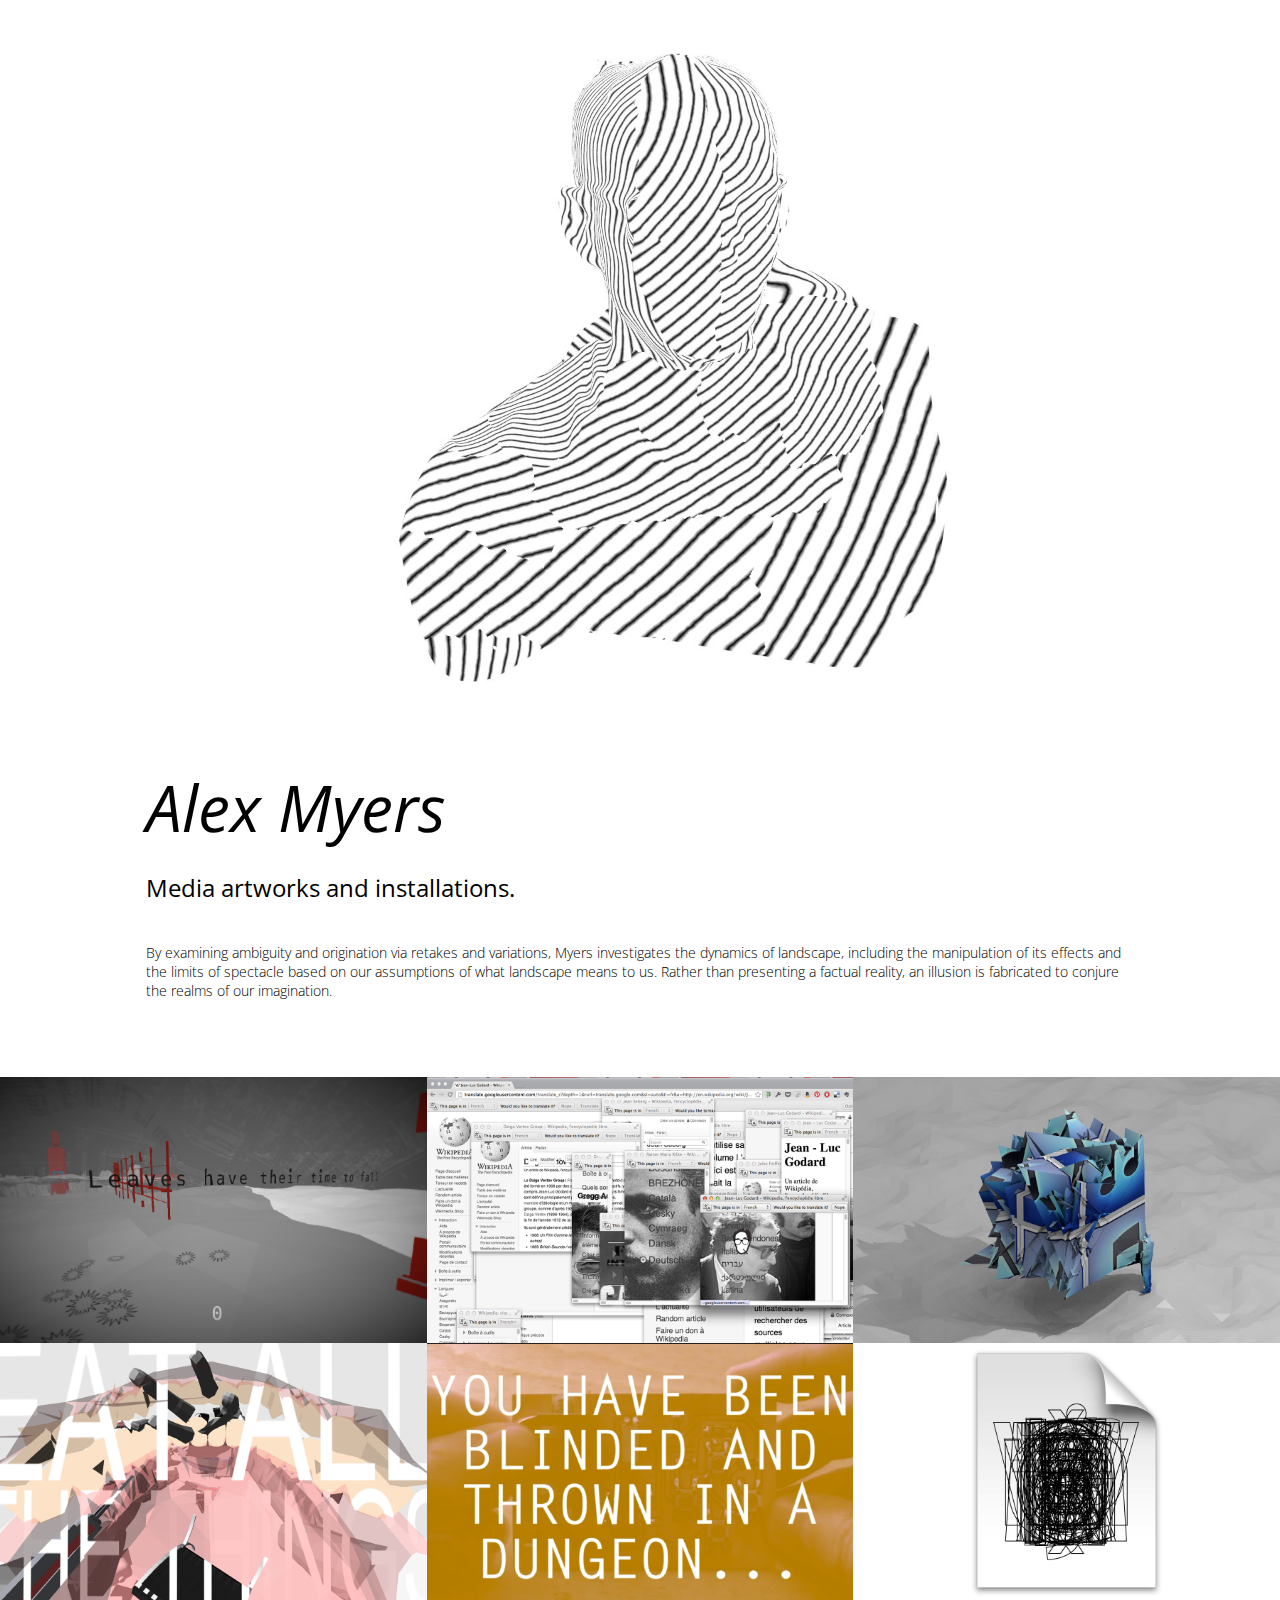
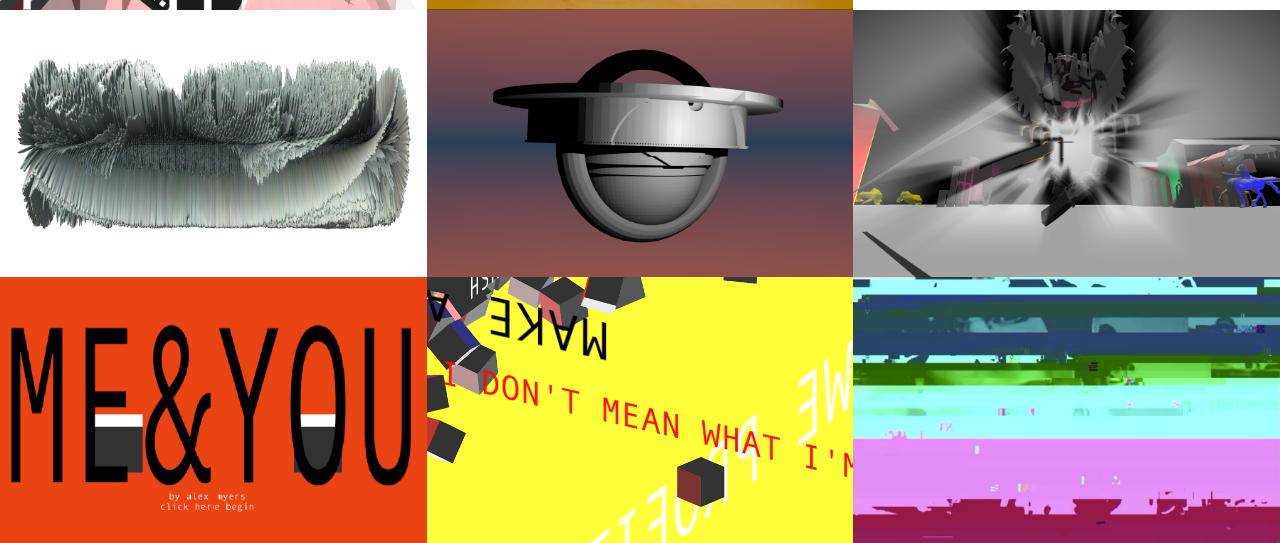
<file: index.html>
<html>
  <head>
    <title>&¬</title>
    <meta charset="utf-8">
    <link href='http://fonts.googleapis.com/css?family=Open+Sans:400,300italic,700,400italic' rel='stylesheet' type='text/css'>
    <link rel="stylesheet" type="text/css" href="css/style.css">
    
  </head>
  <body>
    <div class="main-image">
      <img src="imgs/about/me.jpg" alt="Me" />
    </div>
    <article class="descr content">
      <h1>Alex Myers</h1>
      <h2>Media artworks and installations.</h2>
      <p>
      By examining ambiguity and origination via retakes and variations, Myers investigates the dynamics of landscape, including the manipulation of its effects and the limits of spectacle based on our assumptions of what landscape means to us. Rather than presenting a factual reality, an illusion is fabricated to conjure the realms of our imagination.
      </p>
    </article>
    
   <ul class="works">

      <li id="notio">
        <a href="pages/notio.html" title=""><img src="imgs/notio/notio2.png" alt=""></a>
      </li>
      <li id="godardit">
        <a href="pages/godardit.html" title=""><img src="imgs/godardit/godard1.png" alt=""></a>
      </li>
      <li id="rawertunes">
        <a href="pages/rawer.html" title=""><img src="imgs/raw/raw1.png" alt=""></a>
      </li>
      <li id="eat">
        <a href="pages/eat.html" title=""><img src="imgs/eat/eat1.png" alt=""></a>
      </li>
      <li id="yhbb">
        <a href="pages/yhbb.html" title=""><img src="imgs/yhbb/yhbb1.png" alt=""></a>
      </li>
      <li id="death">
        <a href="pages/death.html" title=""><img src="imgs/death/death1.png" alt=""></a>
      </li>
      <li id="landscapes">
        <a href="pages/land.html" title=""><img src="imgs/land/land1.jpg" alt=""></a>
      </li>
      <li id="000">
        <a href="pages/000.html" title=""><img src="imgs/000/000-1.png" alt=""></a>
      </li>
      <li id="wtwcnr">
        <a href="pages/wtwcnr.html" title=""><img src="imgs/wtwcnr/wtwcnr1.jpg" alt=""></a>
      </li>
      <li id="meandyou">
        <a href="pages/meandyou.html" title=""><img src="imgs/meandyou/meandyou1.png" alt=""></a>
      </li>
      <li id="downandup">
        <a href="pages/dandu.html" title=""><img src="imgs/dandu/5_o.png" alt=""></a>
     </li>
      <li id="find">
        <a href="pages/find.html" title=""><img src="imgs/find/find1.png" alt=""></a>
     </li>
    </ul>

  </body>
</html>
</file>
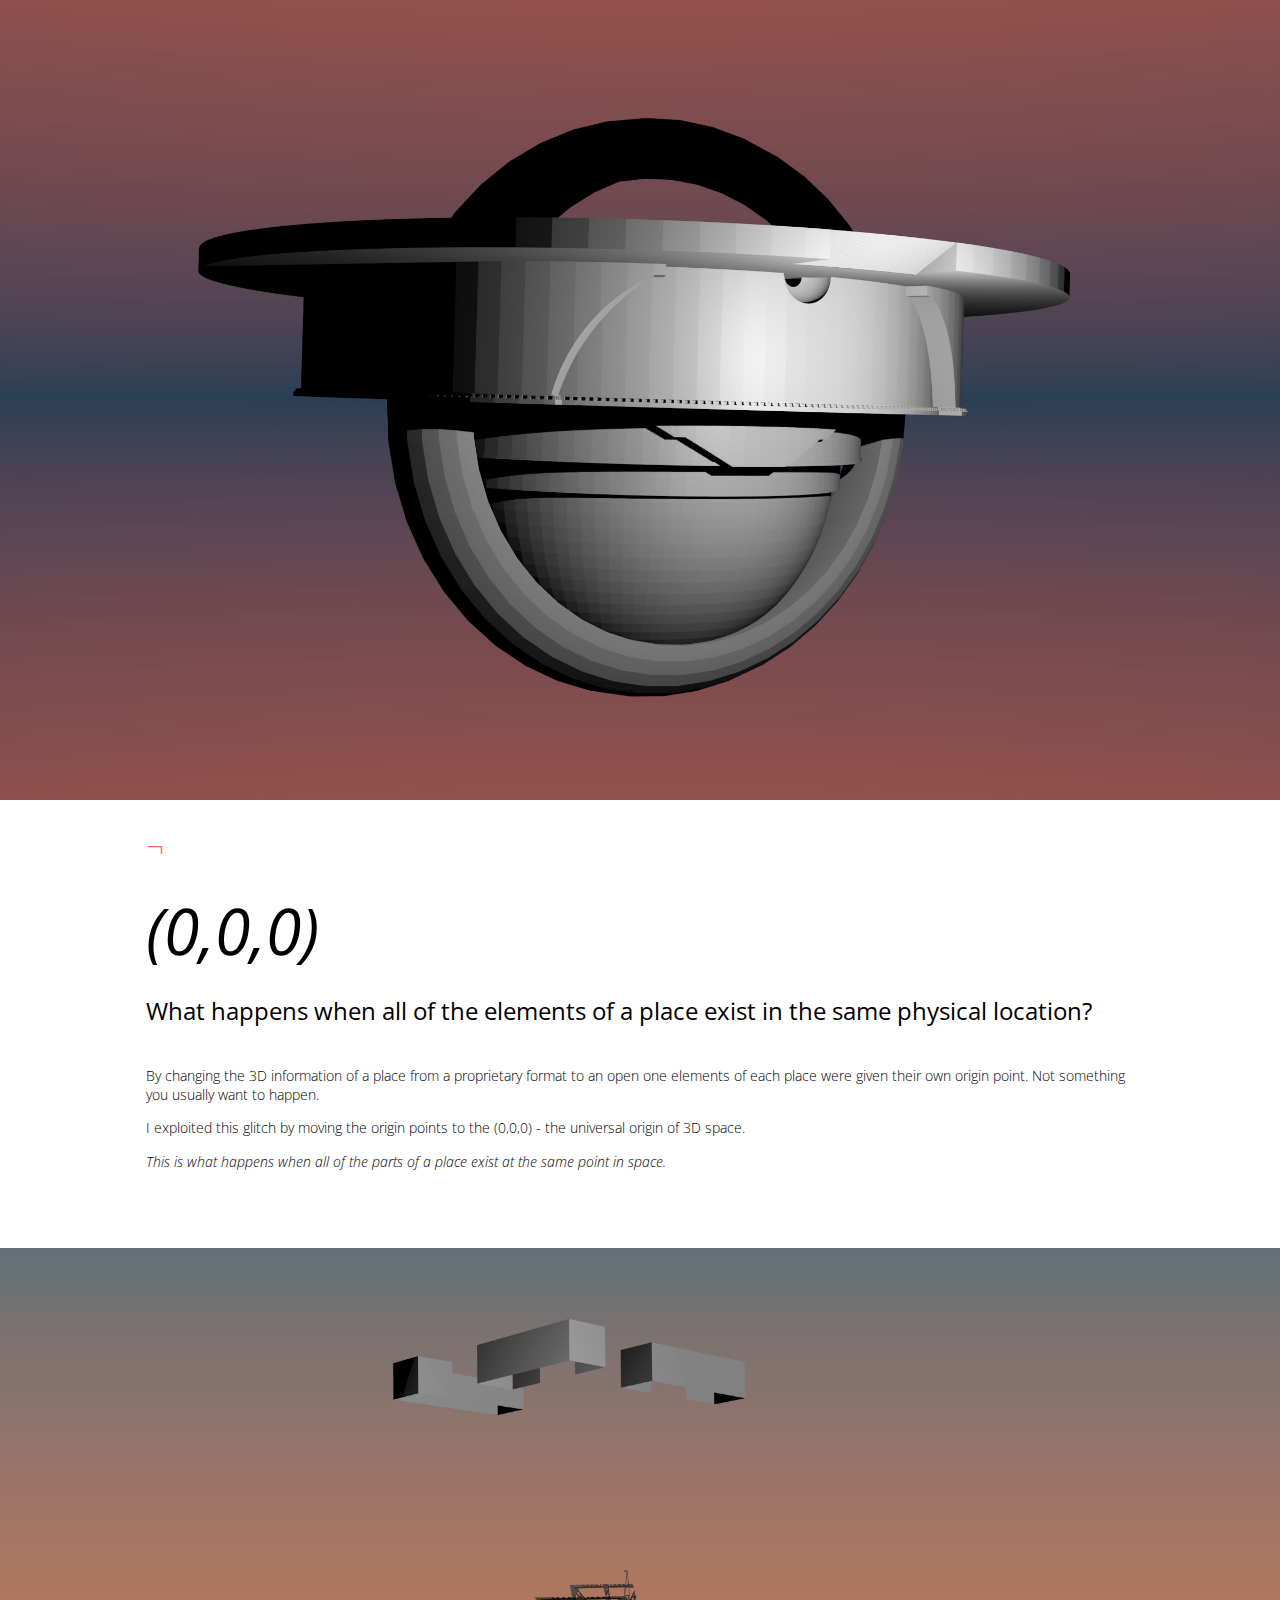
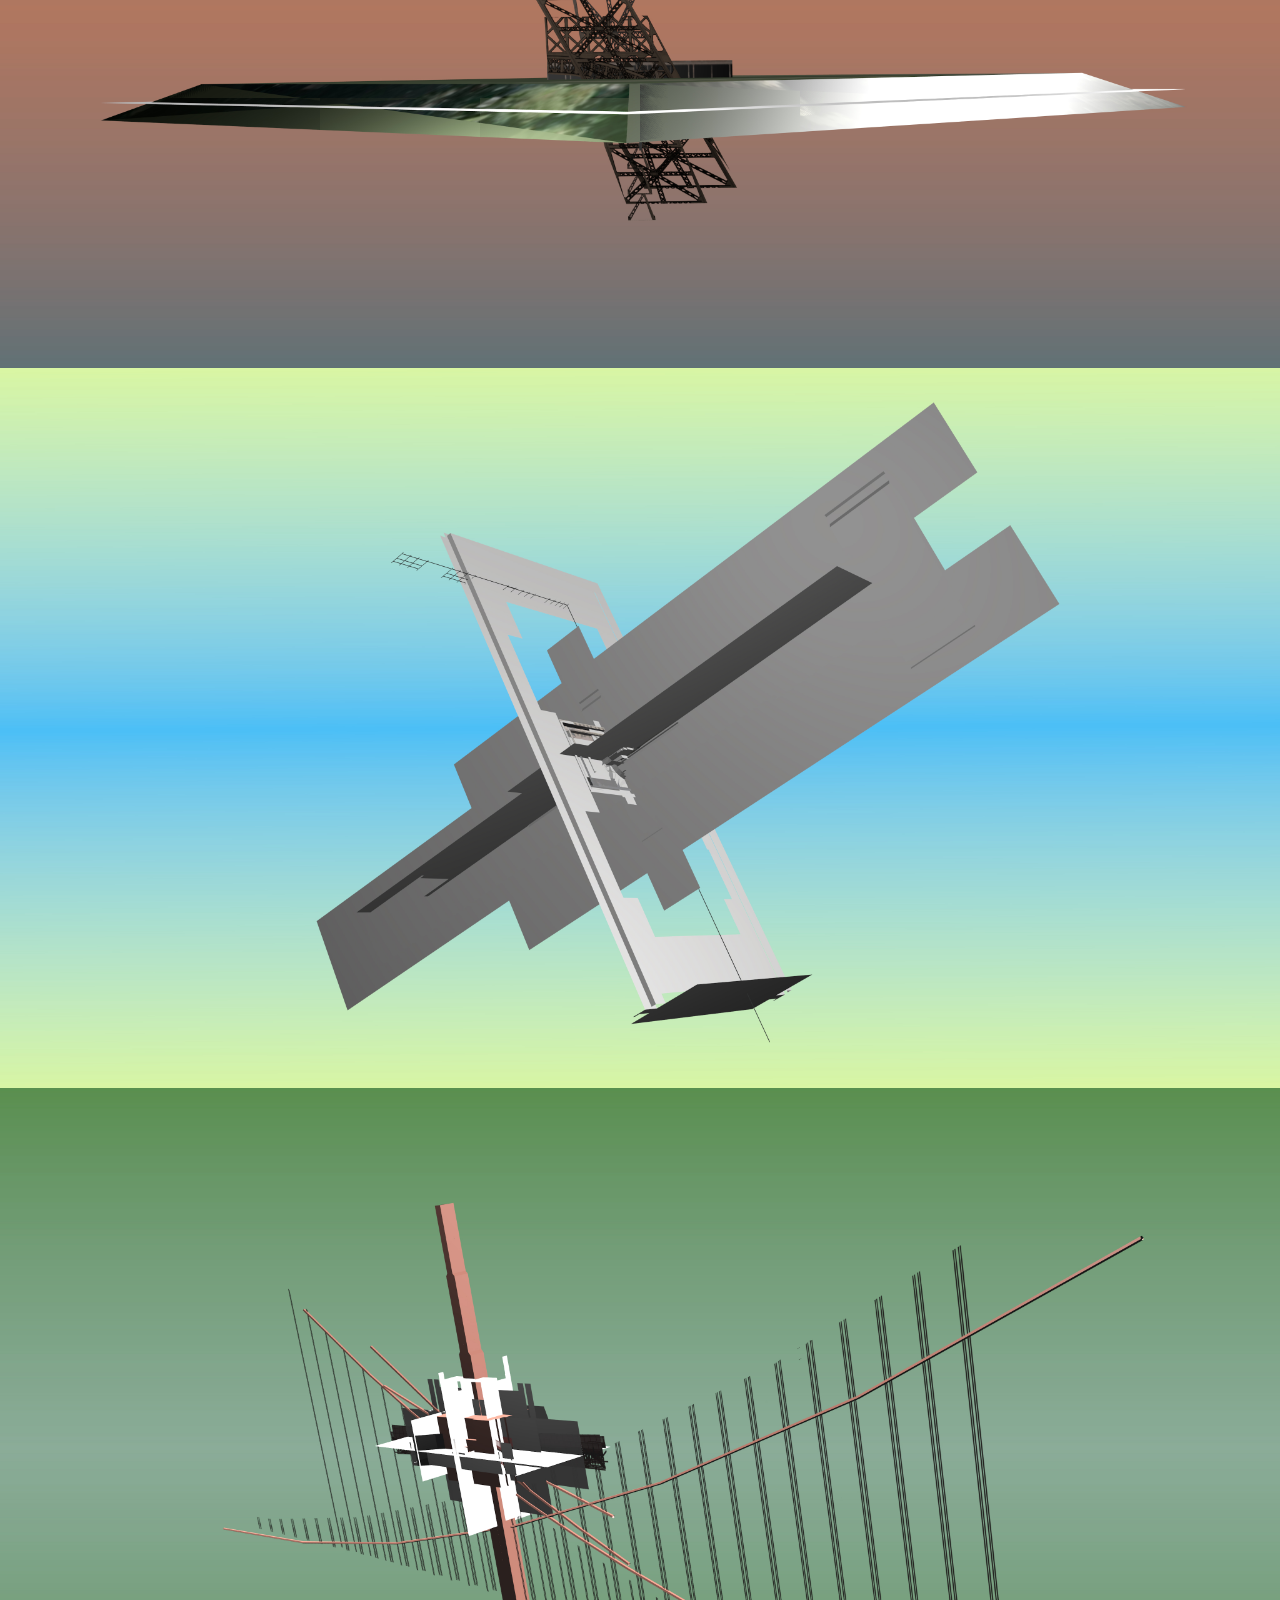
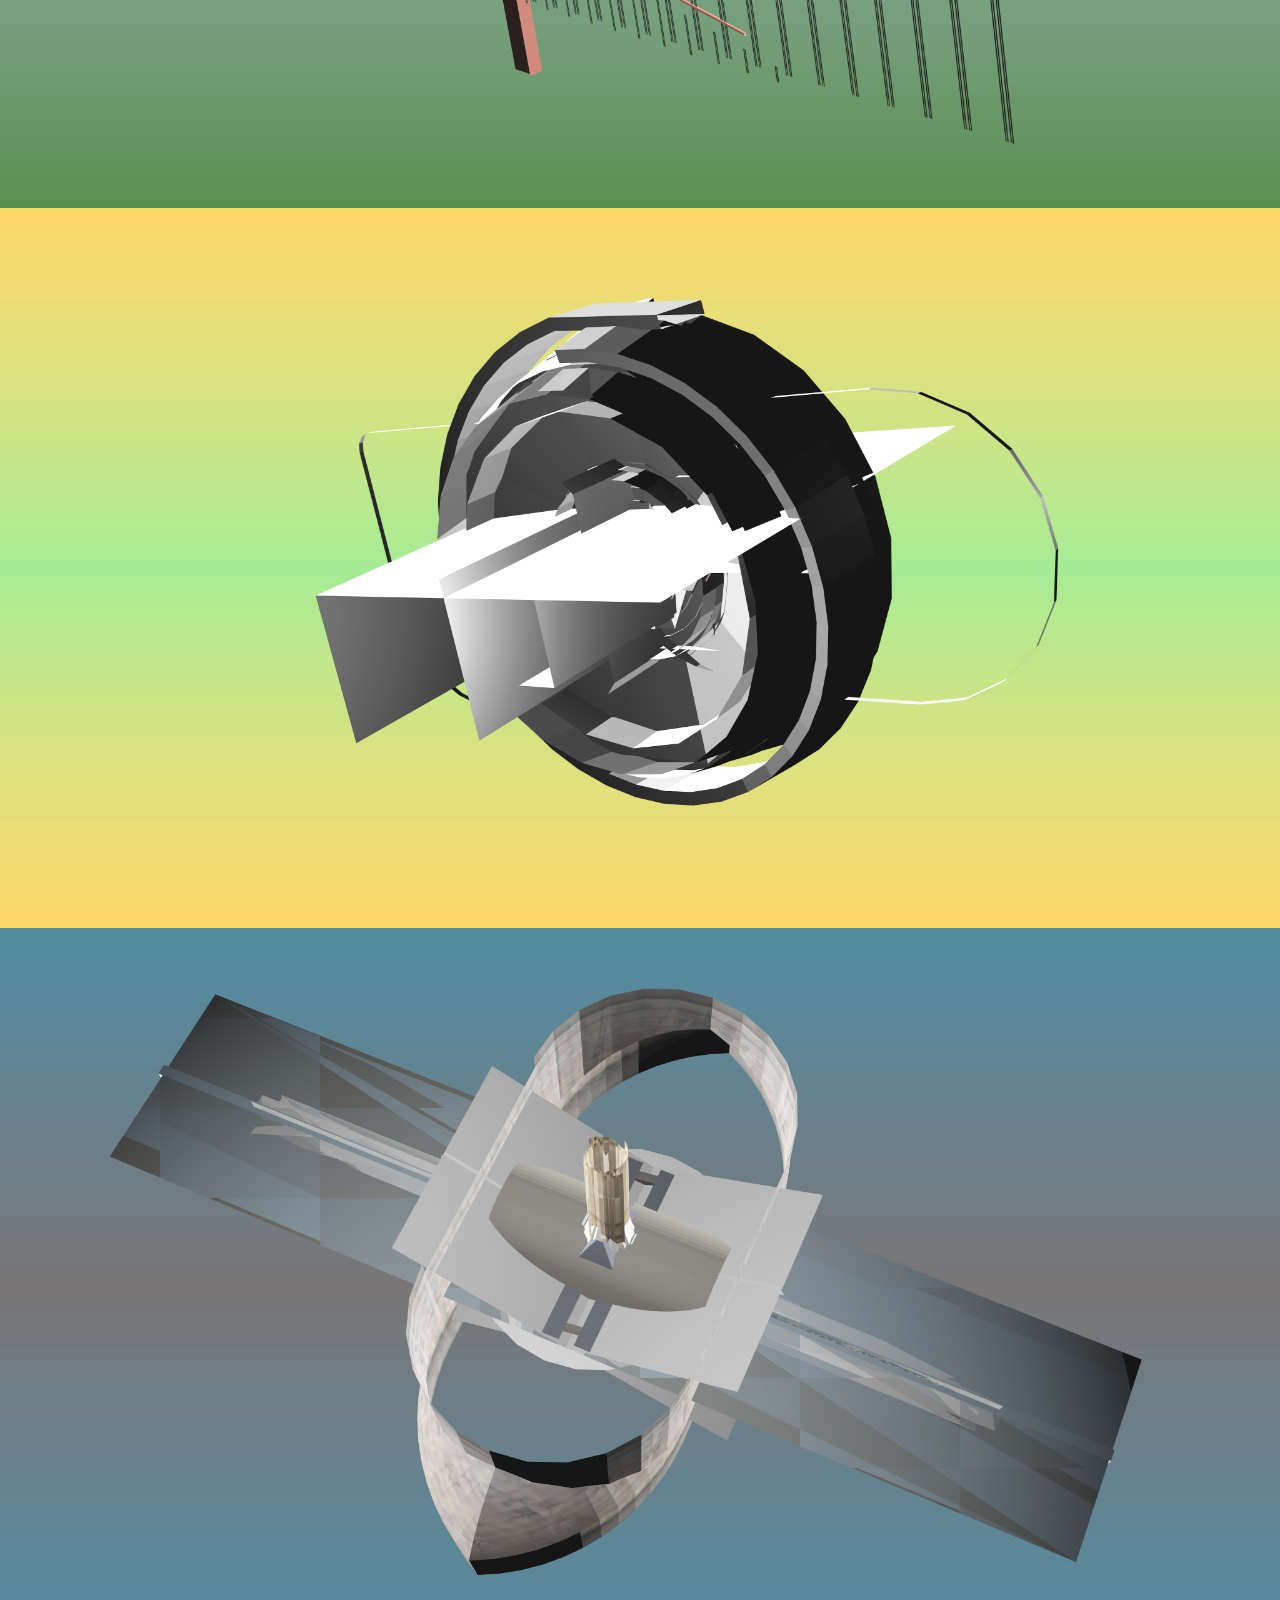
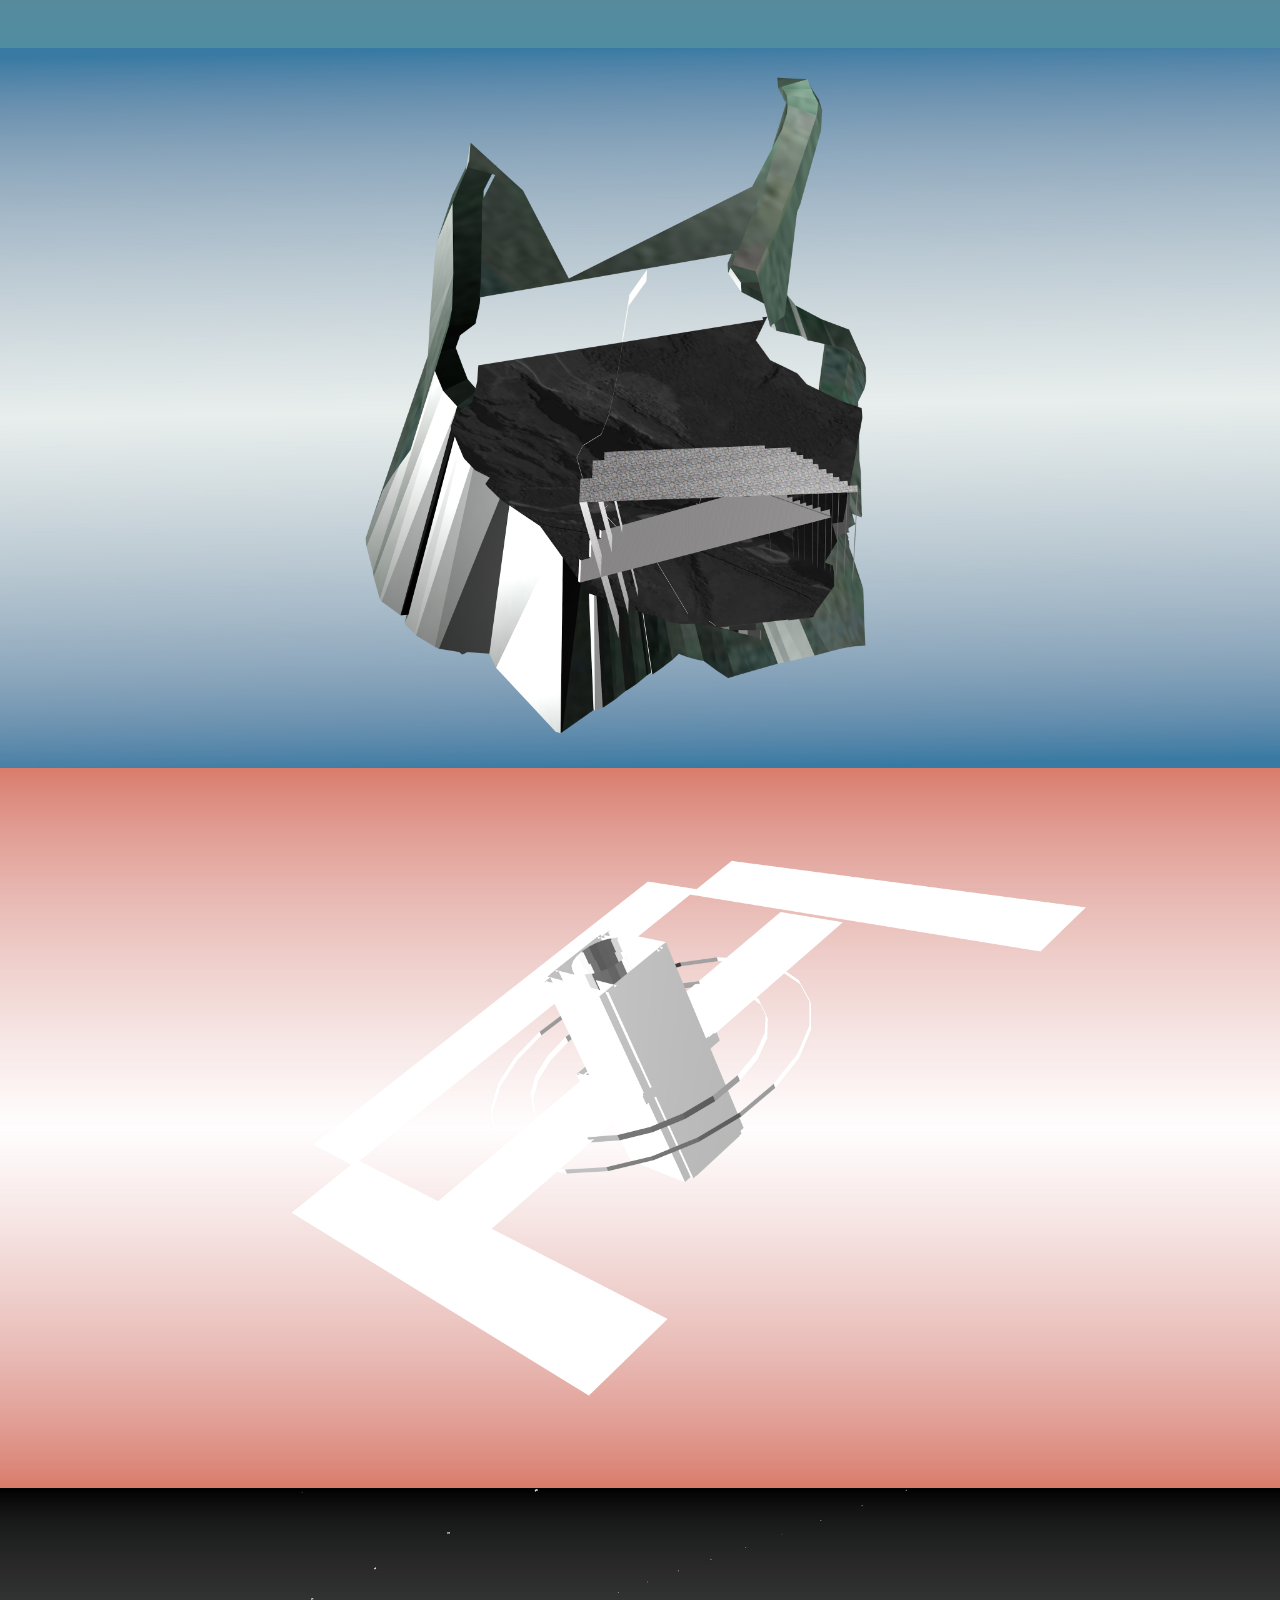
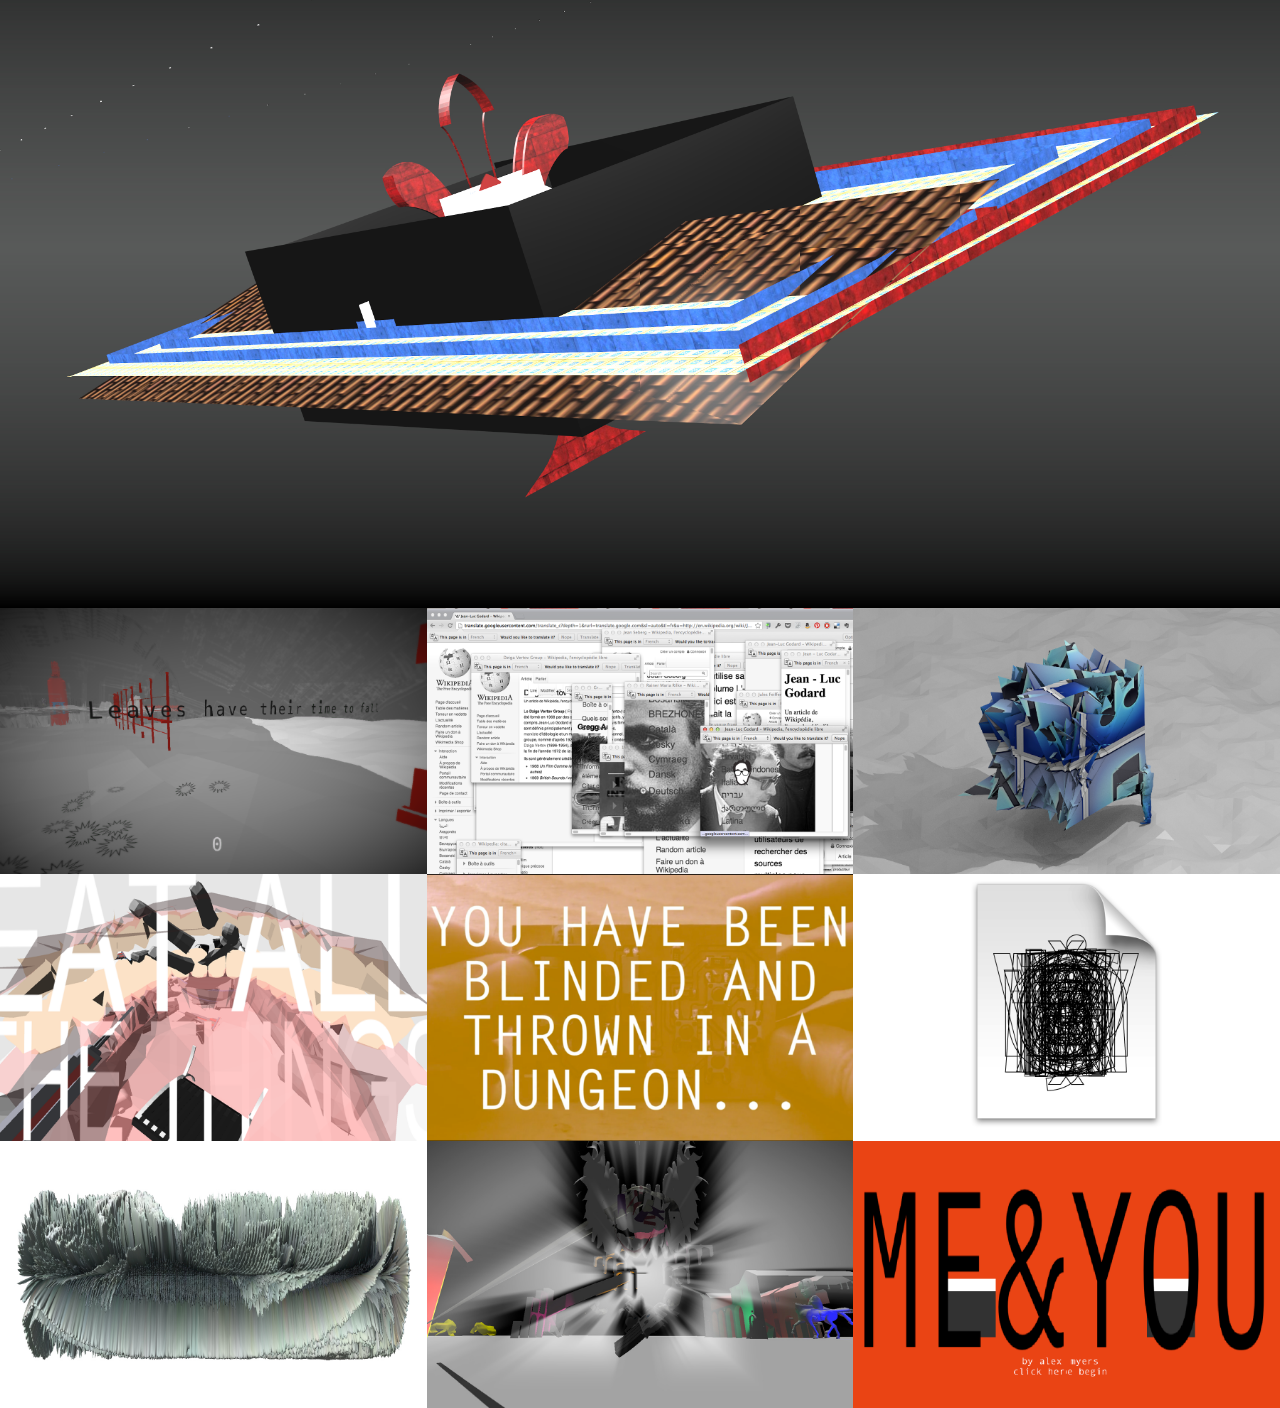
<file: pages/000.html>
<html>
  <head>
    <title>&¬</title>
    <meta charset="utf-8">
    <link href='http://fonts.googleapis.com/css?family=Open+Sans:400,300italic,700,400italic' rel='stylesheet' type='text/css'>
    <link rel="stylesheet" type="text/css" href="../css/style.css">
  
  </head>
  <body>
    <div class="main-image">
      <img src="../imgs/000/000-2.jpg" alt="000" />
    </div>
    
    <article class="descr content">
      <p id="back-link"><a href="../index.html" title="">&not;</a></p>
      <h1>(0,0,0)</h1>
      <h2>What happens when all of the elements of a place exist in the same physical location?</h2>
      <p id="normal">
      By changing the 3D information of a place from a proprietary format to an open one elements of each place were given their own origin point. Not something you usually want to happen.
      </p>

      <p>
      I exploited this glitch by moving the origin points to the (0,0,0) - the universal origin of 3D space.
      </p>

      <p id="italic">  
      This is what happens when all of the parts of a place exist at the same point in space.
     
      </p>
    </article>

    <div class="main-image">
      <img src="../imgs/000/eiffel.jpg" alt="land" />
    </div>

    <div class="main-image">
      <img src="../imgs/000/empire.jpg" alt="land" />
    </div>

    <div class="main-image">
      <img src="../imgs/000/ggb.jpg" alt="land" />
    </div>

    <div class="main-image">
      <img src="../imgs/000/guggenheim.jpg" alt="land" />
    </div>

    <div class="main-image">
      <img src="../imgs/000/londonbridge.jpg" alt="land" />
    </div>

    <div class="main-image">
      <img src="../imgs/000/machupicchu.jpg" alt="land" />
    </div>

    <div class="main-image">
      <img src="../imgs/000/mecca.jpg" alt="land" />
    </div>

    <div class="main-image">
      <img src="../imgs/000/parthenon.jpg" alt="land" />
    </div>

    <ul class="works">
      <li id="notio">
        <a href="../pages/notio.html" title=""><img src="../imgs/notio/notio2.png" alt=""></a>
      </li>
      <li id="godardit">
        <a href="../pages/godardit.html" title=""><img src="../imgs/godardit/godard1.png" alt="">
      </li></a>
      <li id="rawertunes">
        <a href="../pages/rawer.html" title=""><img src="../imgs/raw/raw1.png" alt=""></a>
      </li>
      <li id="eat">
        <a href="../pages/eat.html" title=""><img src="../imgs/eat/eat1.png" alt=""></a>
      </li>
      <li id="yhbb">
        <a href="../pages/yhbb.html" title=""><img src="../imgs/yhbb/yhbb1.png" alt=""></a>
      </li>
      <li id="death">
        <a href="../pages/death.html" title=""><img src="../imgs/death/death1.png" alt=""></a>
      </li>
       <li id="landscapes">
        <a href="../pages/land.html" title=""><img src="../imgs/land/land1.jpg" alt=""></a>
      </li>
      <li id="wtwcnr">
        <a href="../pages/wtwcnr.html" title=""><img src="../imgs/wtwcnr/wtwcnr1.jpg" alt=""></a>
      </li>
      <li id="meandyou">
        <a href="../pages/meandyou.html" title=""><img src="../imgs/meandyou/meandyou1.png" alt=""></a>
      </li>

    </ul>


  </body>
</html>
</file>
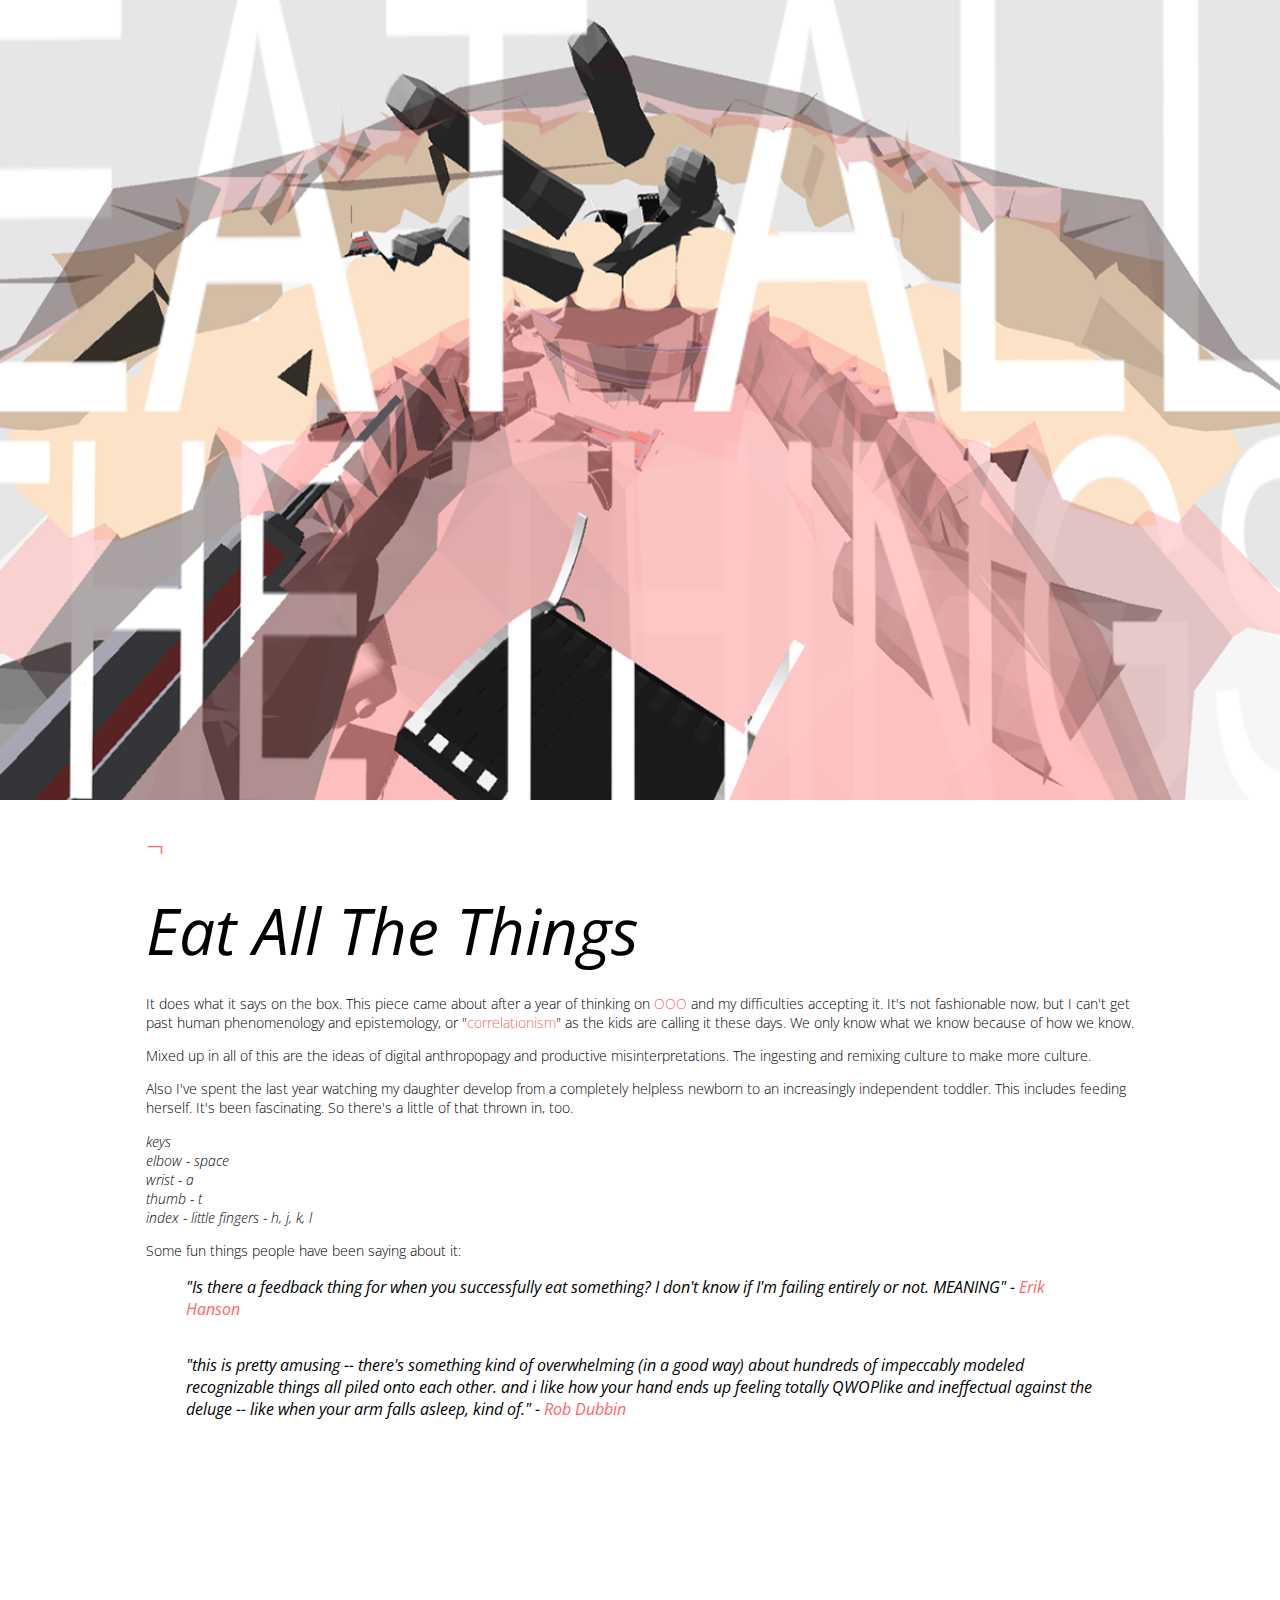
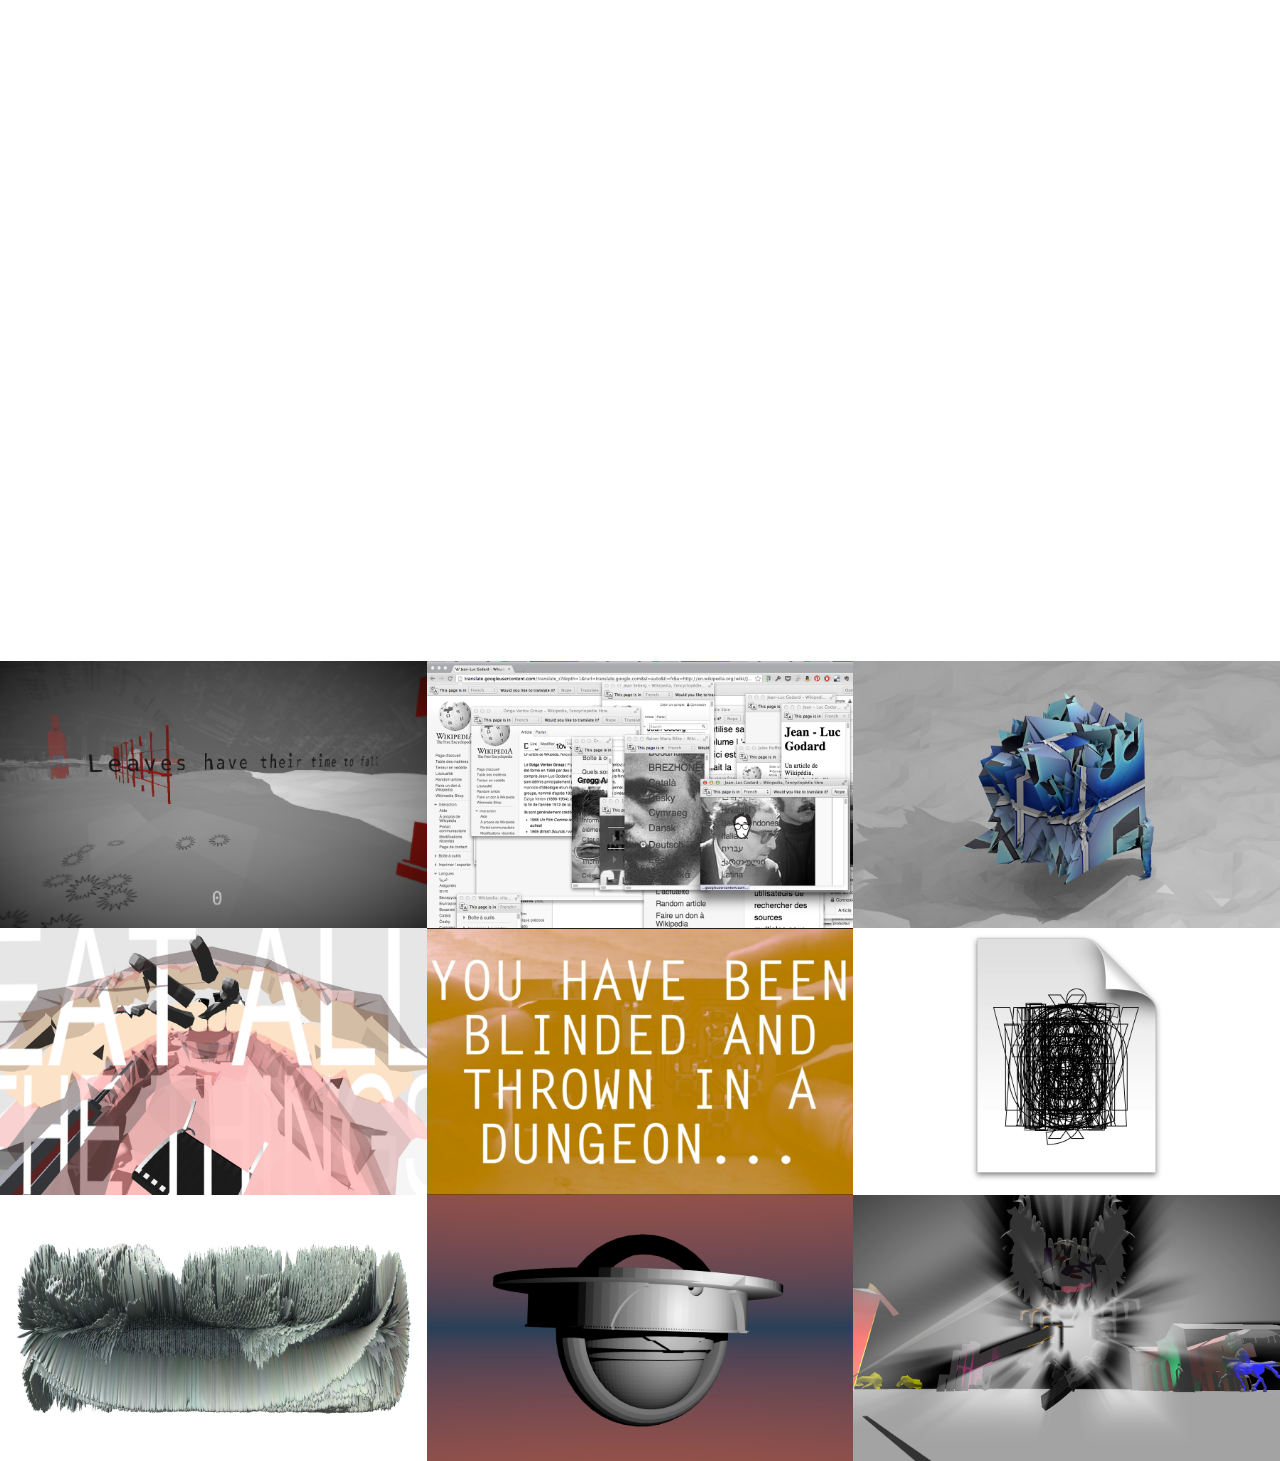
<file: pages/eat.html>
<html>
  <head>
    <title>&¬</title>
    <meta charset="utf-8">
    <link href='http://fonts.googleapis.com/css?family=Open+Sans:400,300italic,700,400italic' rel='stylesheet' type='text/css'>
    <link rel="stylesheet" type="text/css" href="../css/style.css">
 
  </head>
  <body>
    <div class="main-image">
      <img src="../imgs/eat/eat1.png" alt="Me" />
    </div>
    <article class="descr content">
      <p id="back-link"><a href="../index.html" title="">&not;</a></p>
      <h1>Eat All The Things</h1>
      <p>
        It does what it says on the box. This piece came about after a year of thinking on <a href="http://en.wikipedia.org/wiki/Object-oriented_ontology" target="_blank">OOO</a> and my difficulties accepting it. It's not fashionable now, but I can't get past human phenomenology and epistemology, or "<a href="http://en.wikipedia.org/wiki/Quentin_Meillassoux" target="_blank">correlationism</a>" as the kids are calling it these days. We only know what we know because of how we know.
      </p>

      <p>
        Mixed up in all of this are the ideas of digital anthropopagy and productive misinterpretations. The ingesting and remixing culture to make more culture.
      </p>

      <p>
        Also I've spent the last year watching my daughter develop from a completely helpless newborn to an increasingly independent toddler. This includes feeding herself. It's been fascinating. So there's a little of that thrown in, too.
      </p>

      <p id="italic">
        keys<br>
        elbow - space <br>
        wrist - a <br>
        thumb - t <br>
        index - little fingers - h, j, k, l <br>
      </p>

      <p>
        Some fun things people have been saying about it:
      </p>
        
      <blockquote>
      "Is there a feedback thing for when you successfully eat something? I don't know if I'm failing entirely or not. 

      MEANING"
   
       - <a href="https://twitter.com/erik_a_hanson" target="_blank">Erik Hanson</a>
      </blockquote>
      
      <blockquote>"this is pretty amusing -- there's something kind of overwhelming (in a good way) about hundreds of impeccably modeled recognizable things all piled onto each other. and i like how your hand ends up feeling totally QWOPlike and ineffectual against the deluge -- like when your arm falls asleep, kind of." - <a href="https://twitter.com/robdubbin" target="_blank">Rob Dubbin </a>
      </blockquote> 
    
    </article>

    <div class="resp-video">
      <iframe src="https://player.vimeo.com/video/65232628?title=0&byline=0&portrait=0" frameborder="0" webkitallowfullscreen mozallowfullscreen allowfullscreen></iframe>
    </div>
    
    <ul class="works">
      <li id="notio">
        <a href="../pages/notio.html" title=""><img src="../imgs/notio/notio2.png" alt=""></a>
      </li>
      <li id="godardit">
        <a href="../pages/godardit.html" title=""><img src="../imgs/godardit/godard1.png" alt="">
      </li></a>
      <li id="rawertunes">
        <a href="../pages/rawer.html" title=""><img src="../imgs/raw/raw1.png" alt=""></a>
      </li>
      <li id="eat">
        <a href="../pages/eat.html" title=""><img src="../imgs/eat/eat1.png" alt=""></a>
      </li>
      <li id="yhbb">
        <a href="../pages/yhbb.html" title=""><img src="../imgs/yhbb/yhbb1.png" alt=""></a>
      </li>
      <li id="death">
        <a href="../pages/death.html" title=""><img src="../imgs/death/death1.png" alt=""></a>
      </li>
      <li id="landscapes">
        <a href="../pages/land.html" title=""><img src="../imgs/land/land1.jpg" alt=""></a>
      </li>
      <li id="000">
        <a href="../pages/000.html" title=""><img src="../imgs/000/000-1.png" alt=""></a>
      </li>
      <li id="wtwcnr">
        <a href="../pages/wtwcnr.html" title=""><img src="../imgs/wtwcnr/wtwcnr1.jpg" alt=""></a>
      </li>
    </ul>

  </body>
</html>
</file>
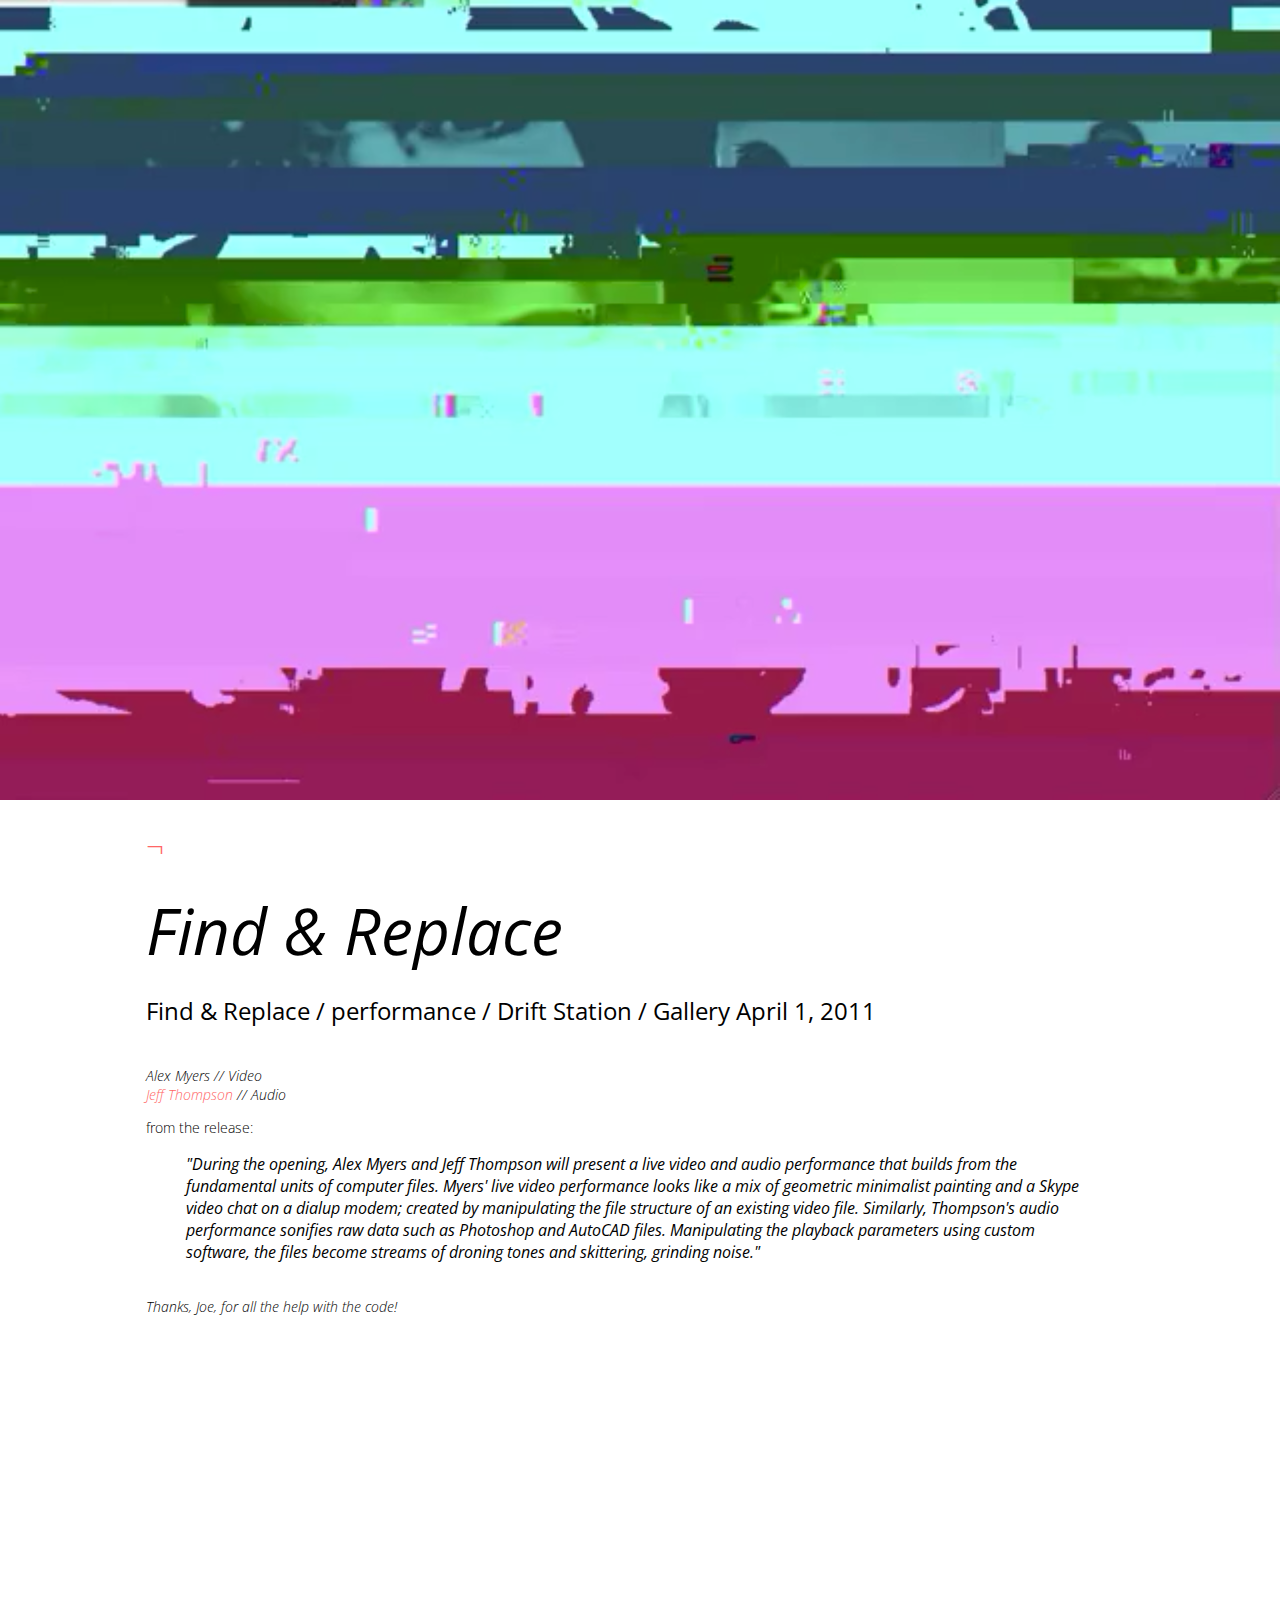
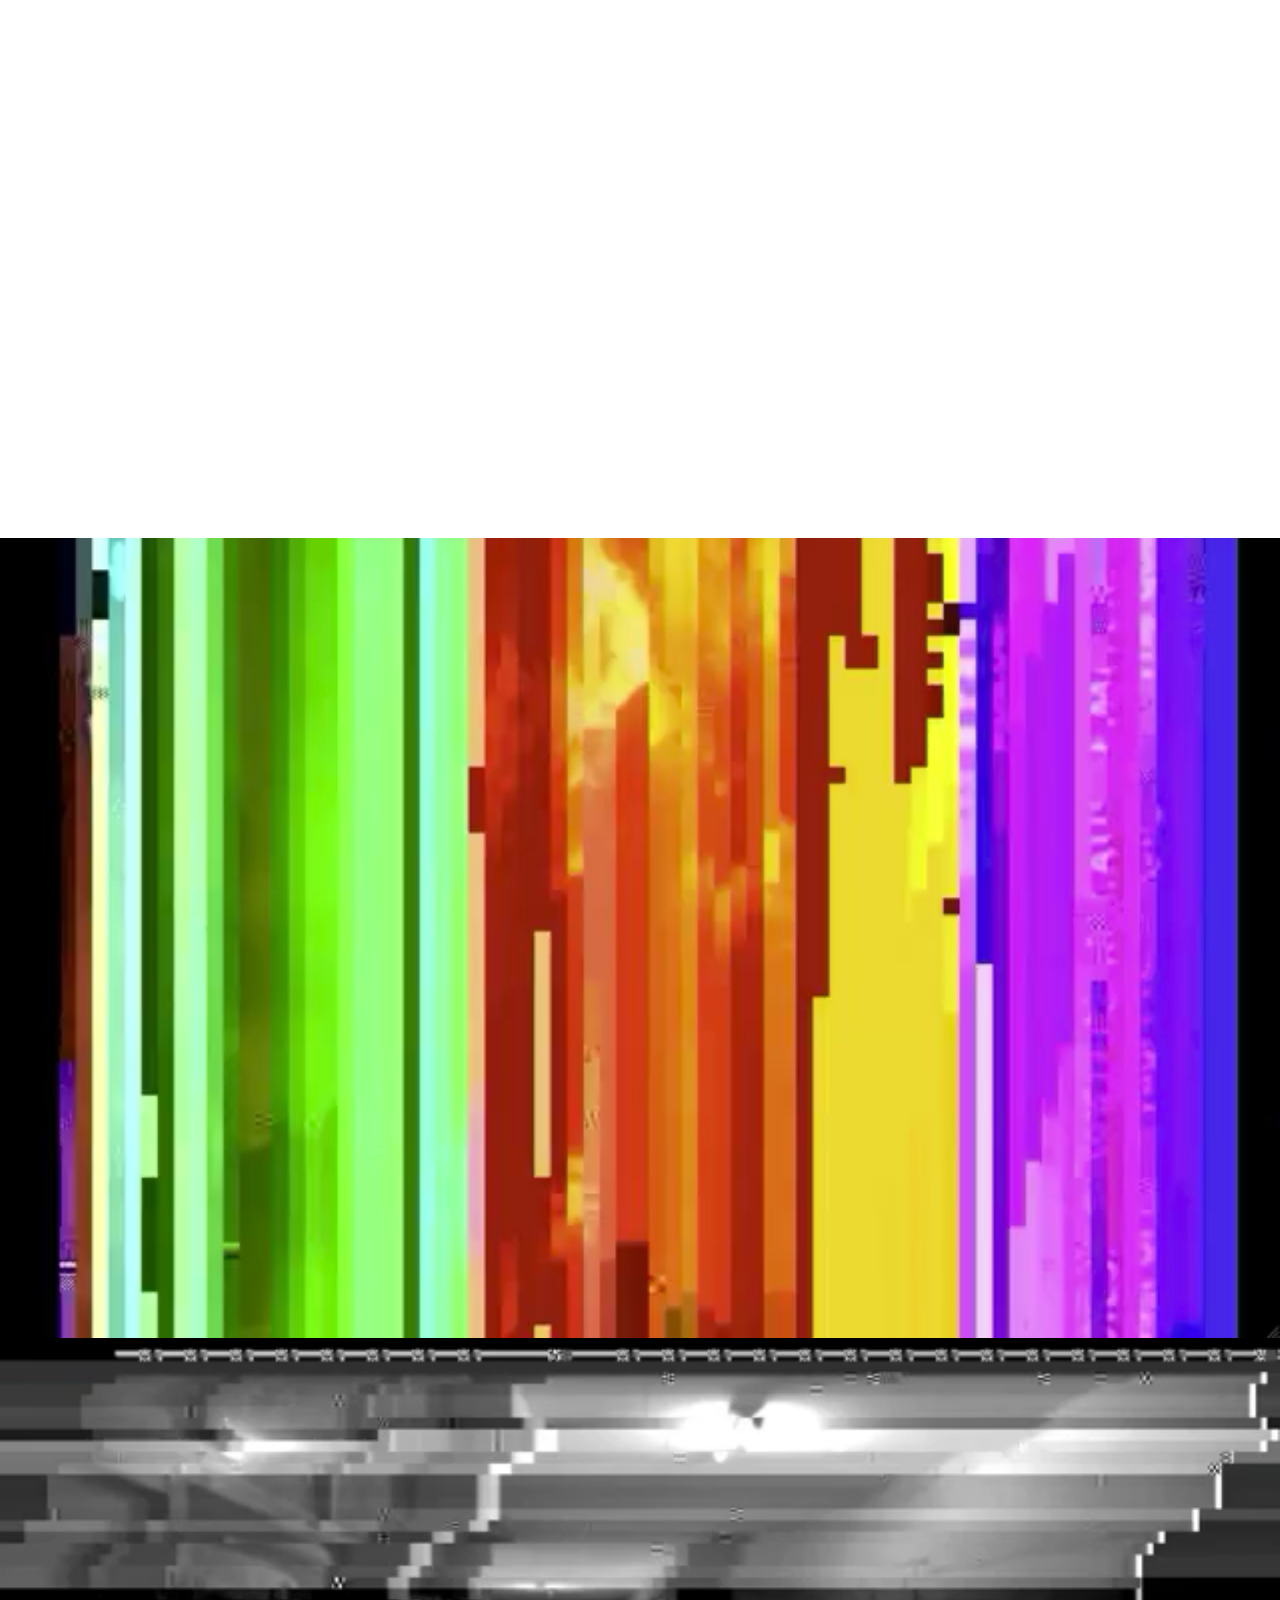
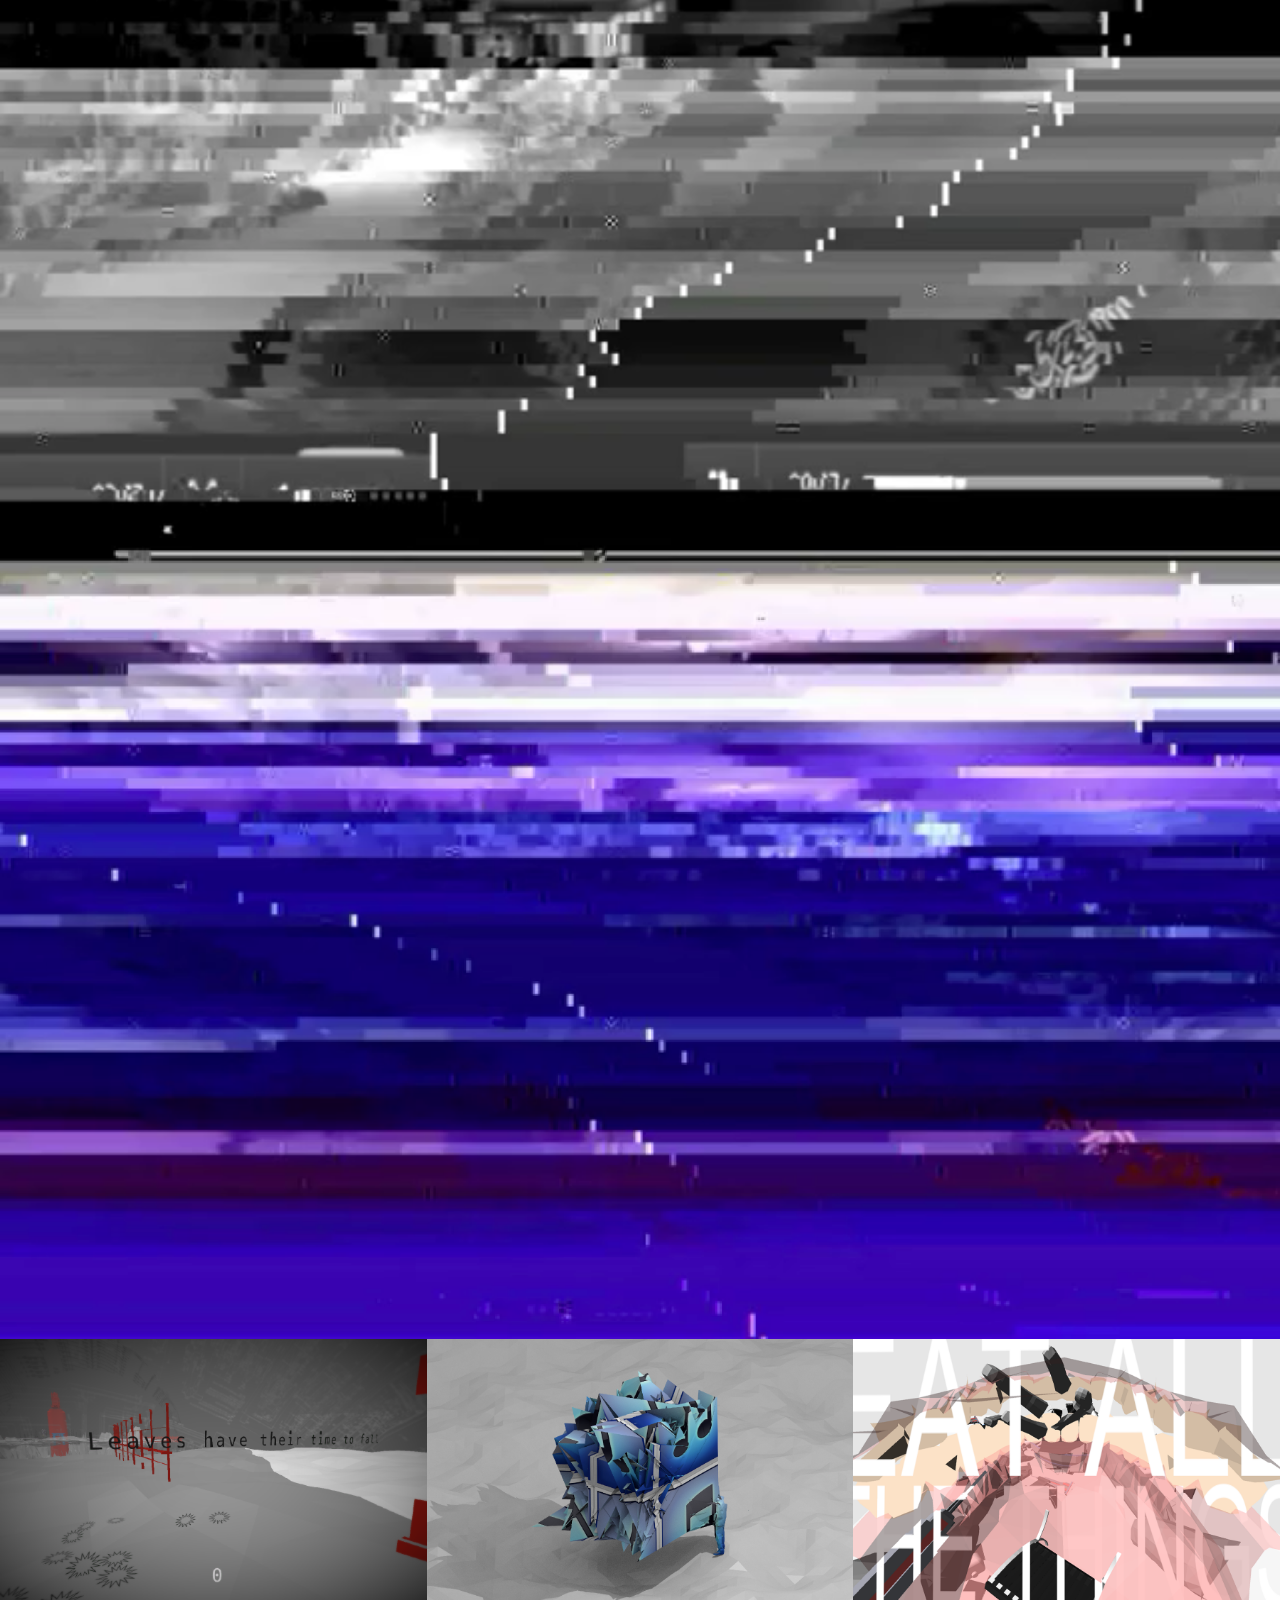
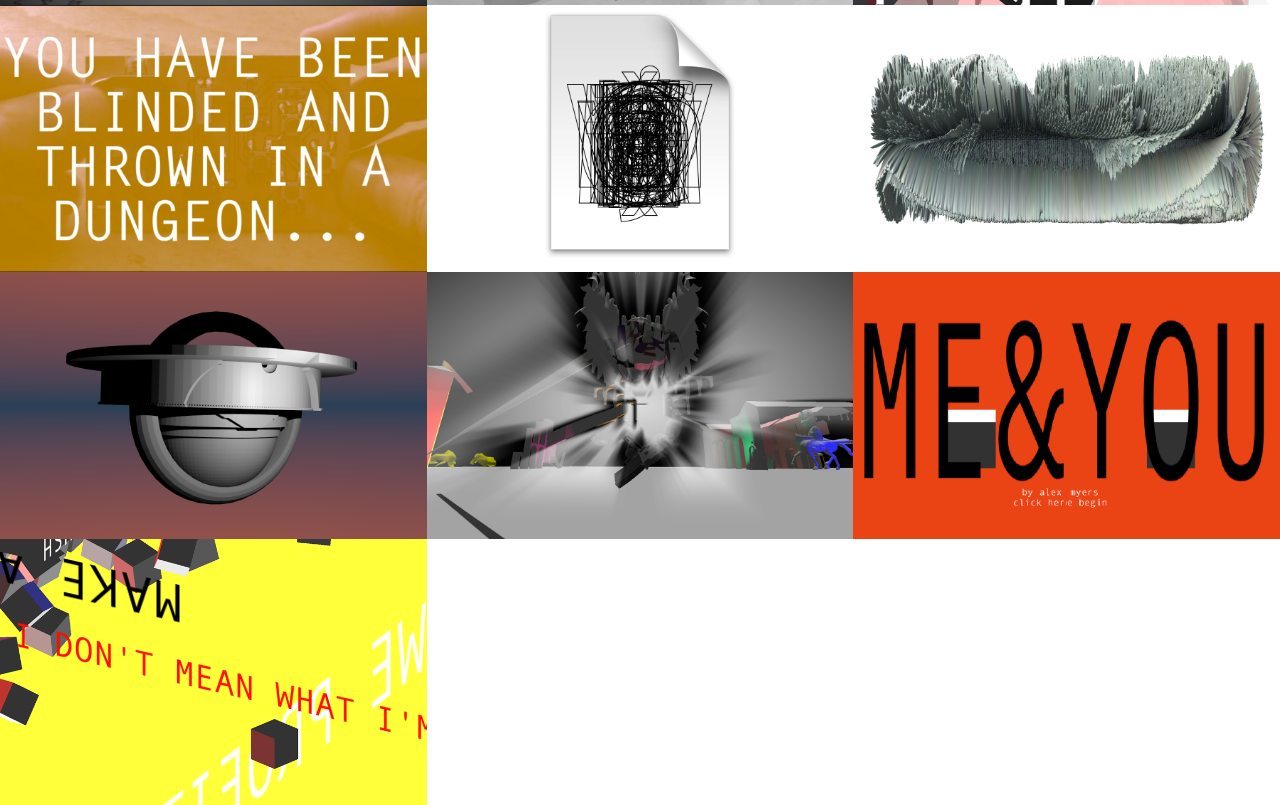
<file: pages/find.html>
<html>
  <head>
    <title>&¬</title>
    <meta charset="utf-8">
    <link href='http://fonts.googleapis.com/css?family=Open+Sans:400,300italic,700,400italic' rel='stylesheet' type='text/css'>
    <link rel="stylesheet" type="text/css" href="../css/style.css">
    
  </head>
  <body>
    <div class="main-image">
      <img src="../imgs/find/find1.png" alt="Find &amp; Replace" />
    </div>
    <article class="descr content">
      <p id="back-link"><a href="../index.html" title="">&not;</a></p>
      
      <h1>Find &amp; Replace</h1>
      
      <h2>Find & Replace / performance / Drift Station / Gallery April 1, 2011</h2>
      
      <p id="italic">
        Alex Myers // Video<br>
        <a href="http://jeffreythompson.org">Jeff Thompson</a> // Audio
      </p>
      
      <p>from the release:</p>
      <blockquote>
     "During the opening, Alex Myers and Jeff Thompson will present a live video and audio performance that builds from the fundamental units of computer files. Myers' live video performance looks like a mix of geometric minimalist painting and a Skype video chat on a dialup modem; created by manipulating the file structure of an existing video file. Similarly, Thompson's audio performance sonifies raw data such as Photoshop and AutoCAD files. Manipulating the playback parameters using custom software, the files become streams of droning tones and skittering, grinding noise."
      </blockquote>

      <p id="italic">
      Thanks, Joe, for all the help with the code!
      </p>
    </article>
    
    <div class="resp-video">
      <iframe src="https://player.vimeo.com/video/22028985?title=0&byline=0&portrait=0" frameborder="0" webkitallowfullscreen mozallowfullscreen allowfullscreen></iframe>   
    </div>

    <div class="main-image">
      <img src="../imgs/find/find2.png" alt="Find &amp; Replace" />
    </div>

    <div class="main-image">
      <img src="../imgs/find/find3.png" alt="Find &amp; Replace" />
    </div>

    <div class="main-image">
      <img src="../imgs/find/find4.png" alt="Find &amp; Replace" />
    </div>

    <ul class="works">
      <li id="notio">
        <a href="../pages/notio.html" title=""><img src="../imgs/notio/notio2.png" alt=""></a>
      </li>
      
      <li id="rawertunes">
        <a href="../pages/rawer.html" title=""><img src="../imgs/raw/raw1.png" alt=""></a>
      </li>
      
      <li id="eat">
        <a href="../pages/eat.html" title=""><img src="../imgs/eat/eat1.png" alt=""></a>
      </li>

      <li id="yhbb">
        <a href="../pages/yhbb.html" title=""><img src="../imgs/yhbb/yhbb1.png" alt=""></a>
      </li>
      
      <li id="death">
        <a href="../pages/death.html" title=""><img src="../imgs/death/death1.png" alt=""></a>
      </li>
      
      <li id="landscapes">
        <a href="../pages/land.html" title=""><img src="../imgs/land/land1.jpg" alt=""></a>
      </li>
      
      <li id="000">
        <a href="../pages/000.html" title=""><img src="../imgs/000/000-1.png" alt=""></a>
      </li>
      
      <li id="wtwcnr">
        <a href="../pages/wtwcnr.html" title=""><img src="../imgs/wtwcnr/wtwcnr1.jpg" alt=""></a>
      </li>

      <li id="meandyou">
        <a href="../pages/meandyou.html" title=""><img src="../imgs/meandyou/meandyou1.png" alt=""></a>
      </li>

     <li id="downandup">
        <a href="pages/dandu.html" title=""><img src="../imgs/dandu/5_o.png" alt=""></a>
     </li>
    
    </ul>
  

  </body>
</html>
</file>
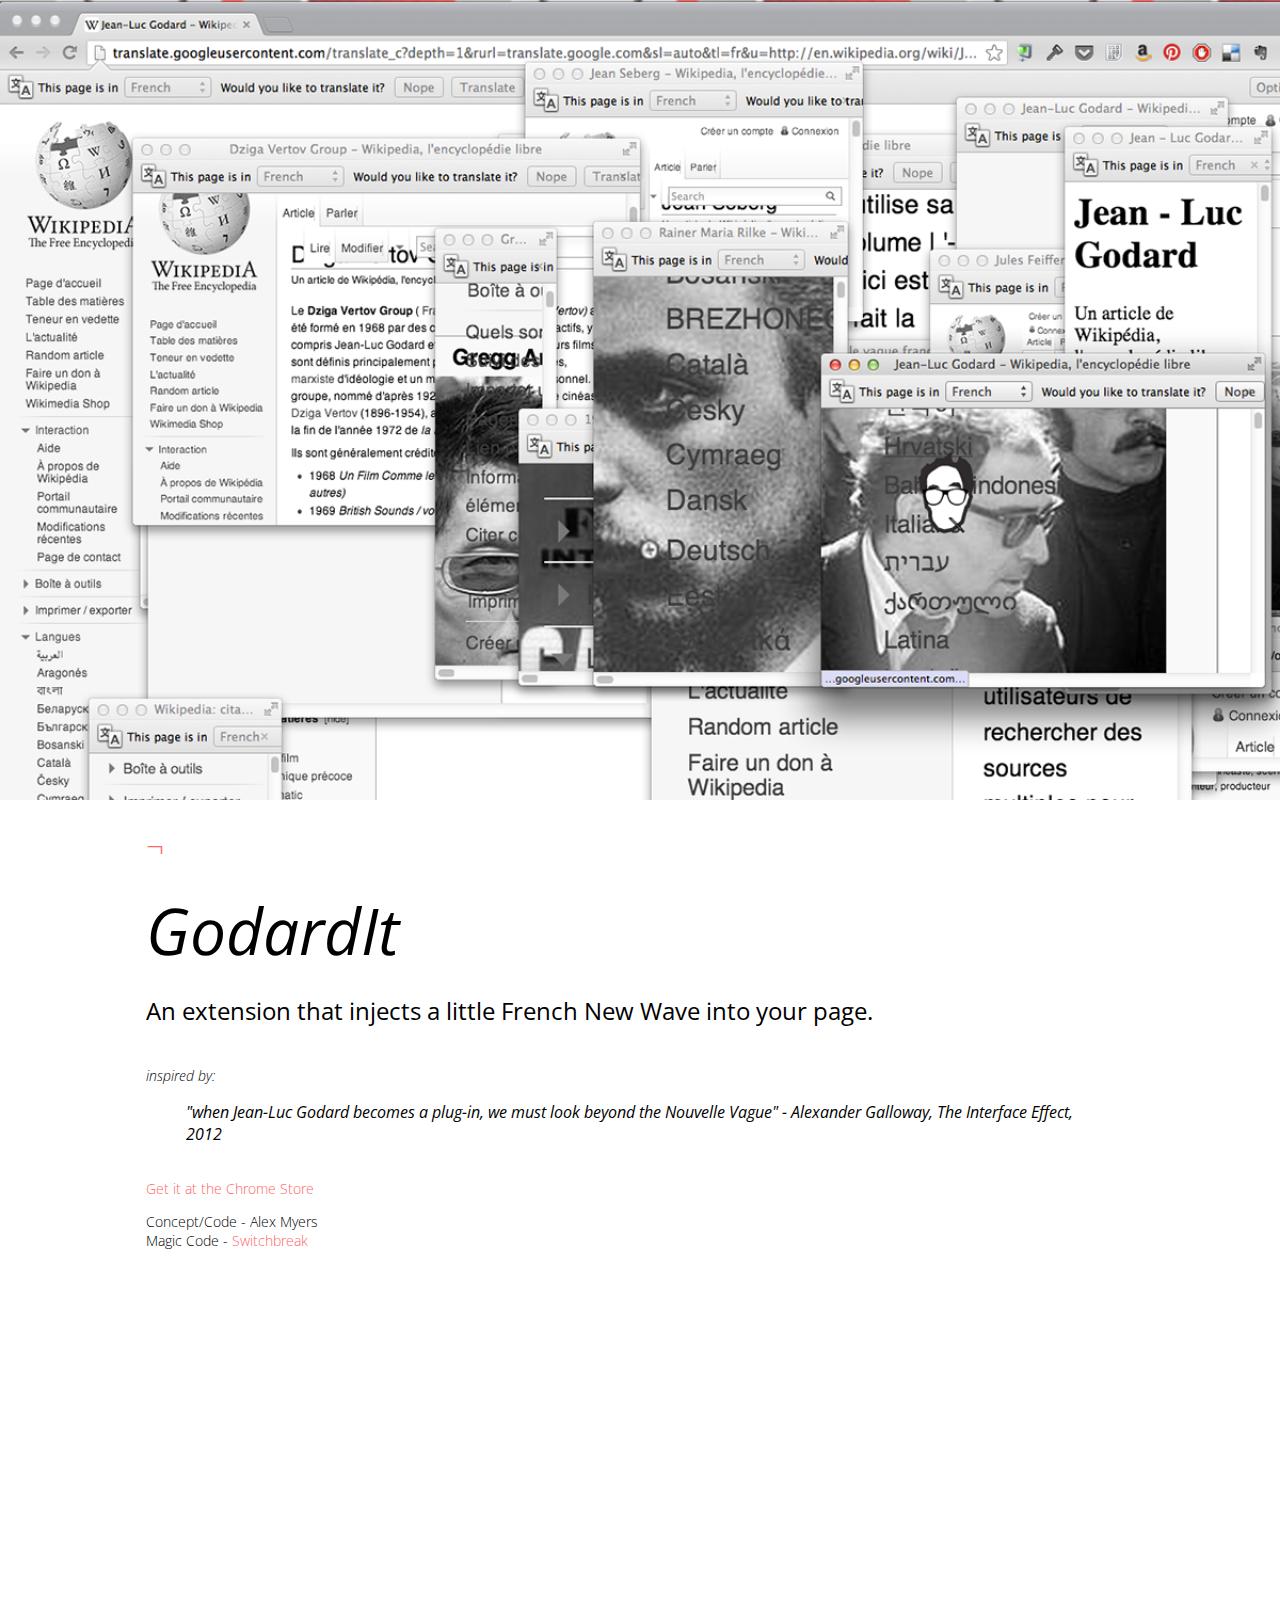
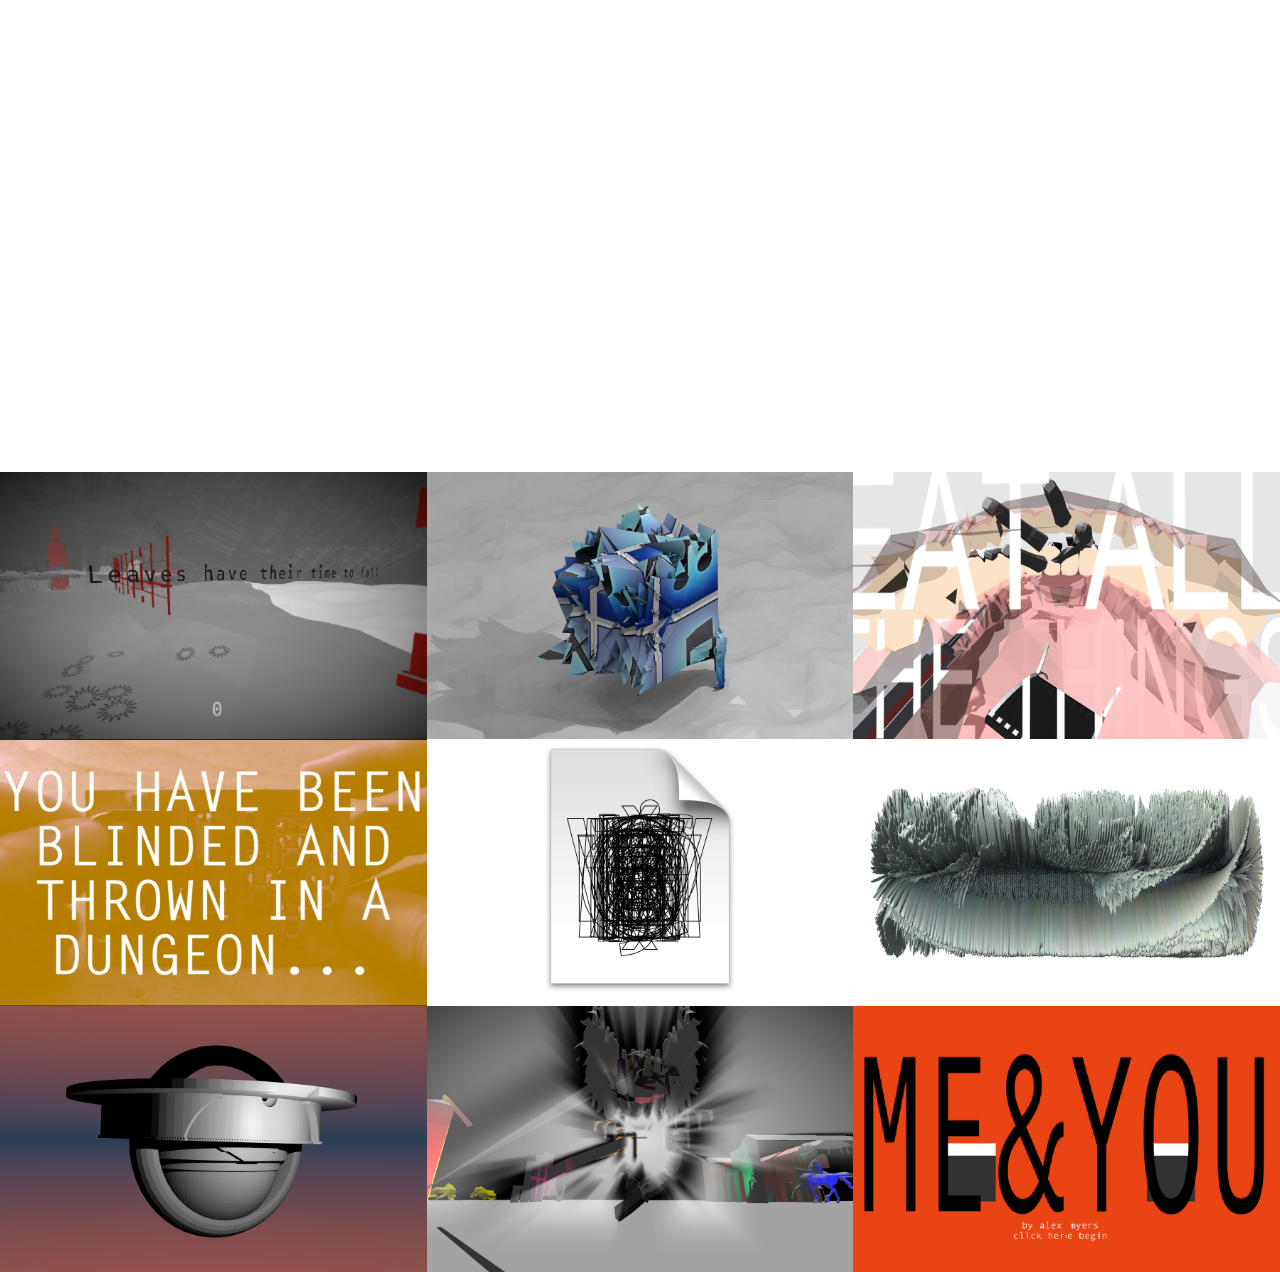
<file: pages/godardit.html>
<html>
  <head>
    <title>&¬</title>
    <meta charset="utf-8">
    <link href='http://fonts.googleapis.com/css?family=Open+Sans:400,300italic,700,400italic' rel='stylesheet' type='text/css'>
    <link rel="stylesheet" type="text/css" href="../css/style.css">
    
  </head>
  <body>
    <div class="main-image">
      <img src="../imgs/godardit/godard1.png" alt="GodardIt" />
    </div>
    <article class="descr content">
      <p id="back-link"><a href="../index.html" title="">&not;</a></p>
      
      <h1>GodardIt</h1>
      
      <h2>An extension that injects a little French New Wave into your page. </h2>
      
      <p id="italic">
        inspired by:
      </p>
      
      <blockquote>
      "when Jean-Luc Godard becomes a plug-in, we must look beyond the Nouvelle Vague" - Alexander Galloway, The Interface Effect, 2012
      </blockquote>
      
      <p id="normal">
        <a href="https://chrome.google.com/webstore/detail/godard-it/dighaiglpabhbdchbmjpnafmmdhfcoda" target="_blank">Get it at the Chrome Store</a><br>
      </p>

      <p>
      Concept/Code - Alex Myers <br>
      Magic Code - <a href="https://twitter.com/Switchbreak" target="_blank">Switchbreak</a>
      </p>
    </article>
    
    <div class="resp-video">
      <iframe src="https://www.youtube.com/embed/ouOsqLJRfMg" frameborder="0" allowfullscreen></iframe>    
    </div>

    <ul class="works">
      <li id="notio">
        <a href="../pages/notio.html" title=""><img src="../imgs/notio/notio2.png" alt=""></a>
      </li>
      
      <li id="rawertunes">
        <a href="../pages/rawer.html" title=""><img src="../imgs/raw/raw1.png" alt=""></a>
      </li>
      
      <li id="eat">
        <a href="../pages/eat.html" title=""><img src="../imgs/eat/eat1.png" alt=""></a>
      </li>

      <li id="yhbb">
        <a href="../pages/yhbb.html" title=""><img src="../imgs/yhbb/yhbb1.png" alt=""></a>
      </li>
      
      <li id="death">
        <a href="../pages/death.html" title=""><img src="../imgs/death/death1.png" alt=""></a>
      </li>
      
      <li id="landscapes">
        <a href="../pages/land.html" title=""><img src="../imgs/land/land1.jpg" alt=""></a>
      </li>
      
      <li id="000">
        <a href="../pages/000.html" title=""><img src="../imgs/000/000-1.png" alt=""></a>
      </li>
      
      <li id="wtwcnr">
        <a href="../pages/wtwcnr.html" title=""><img src="../imgs/wtwcnr/wtwcnr1.jpg" alt=""></a>
      </li>

      <li id="meandyou">
        <a href="../pages/meandyou.html" title=""><img src="../imgs/meandyou/meandyou1.png" alt=""></a>
      </li>
    </ul>

  

  </body>
</html>
</file>
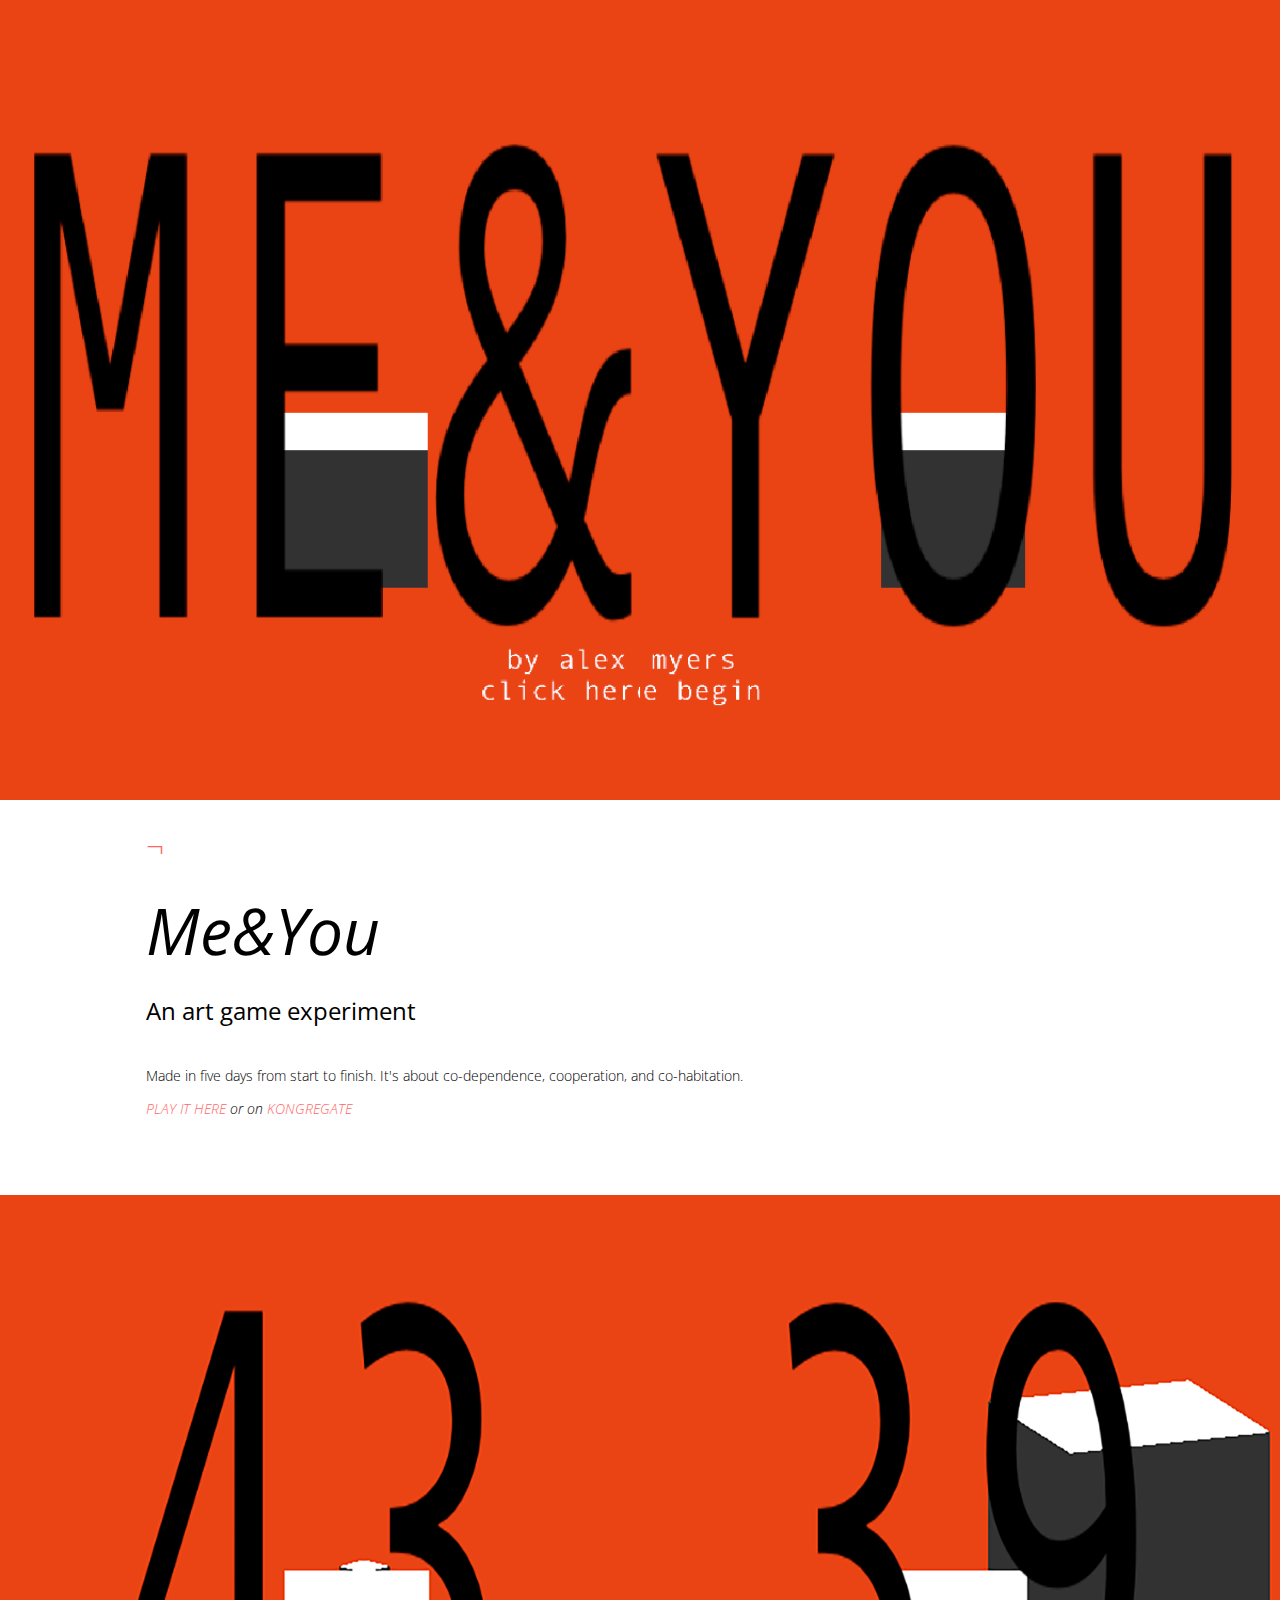
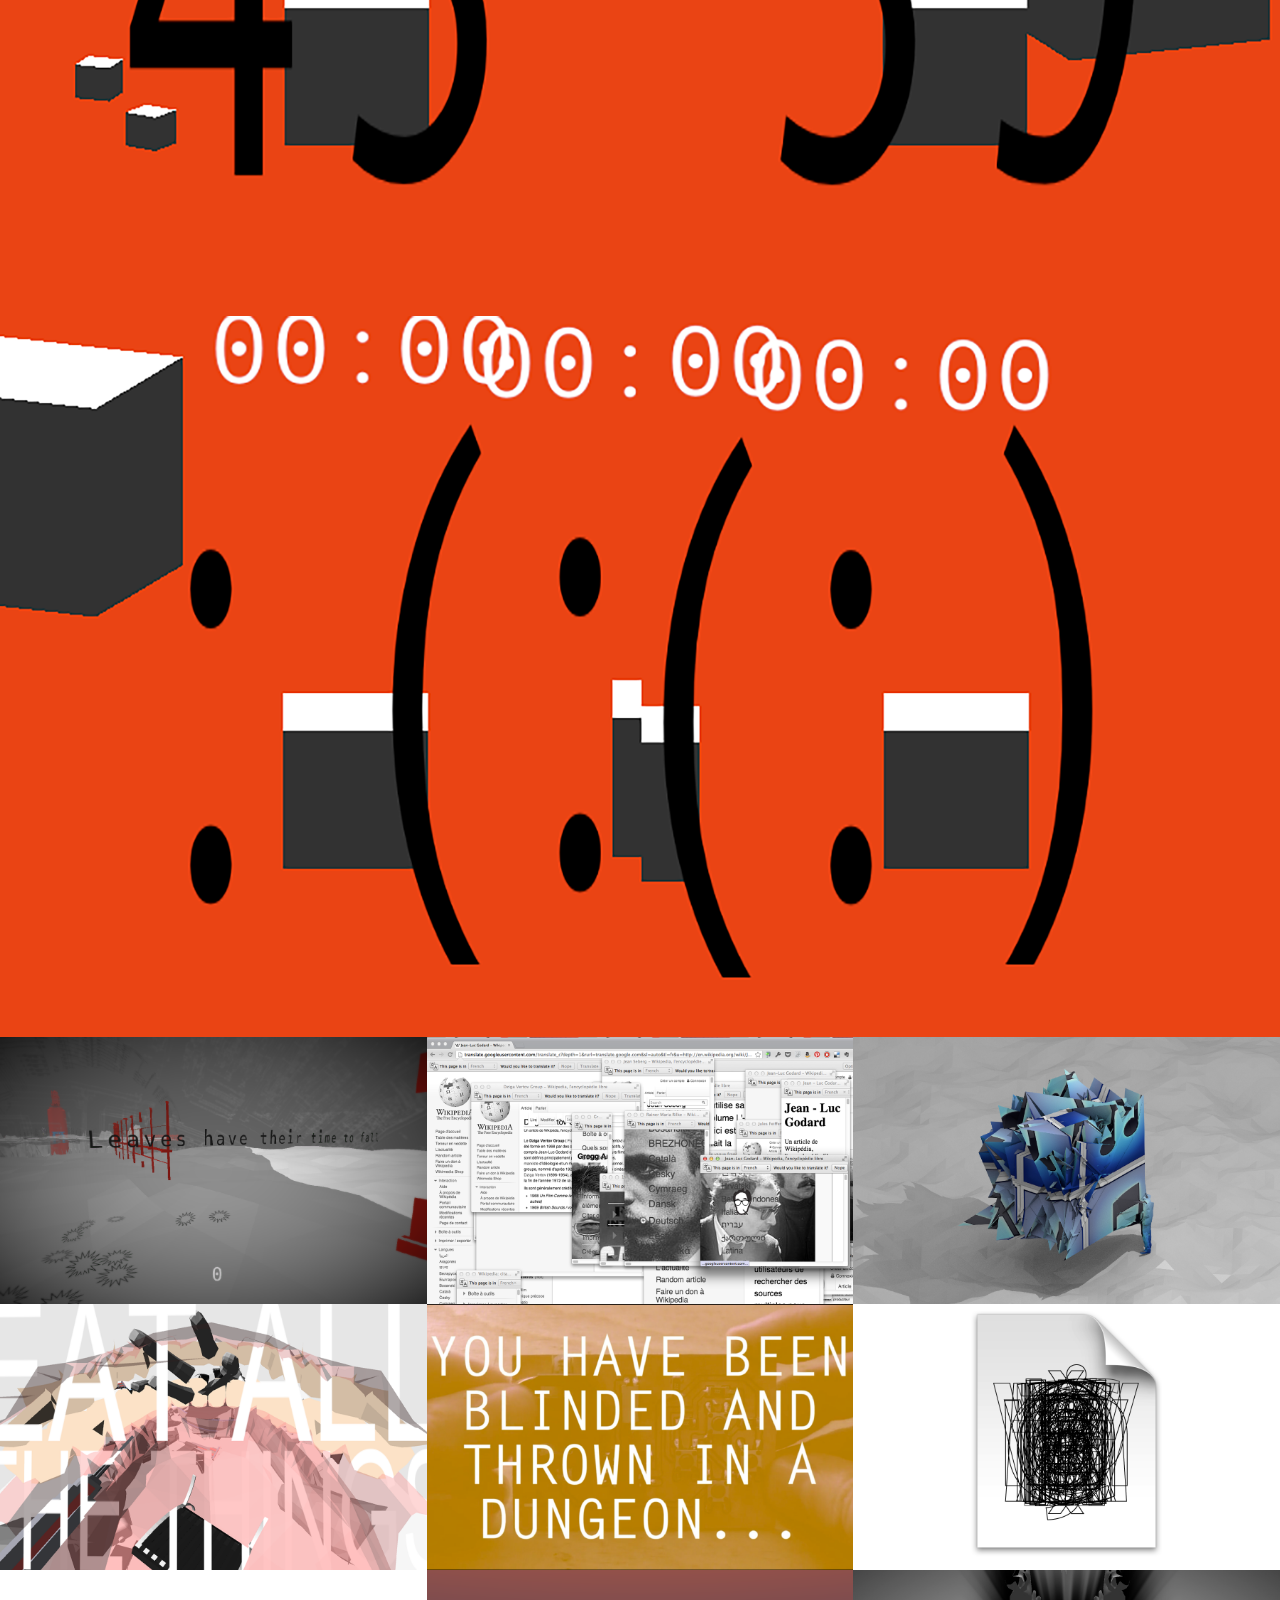
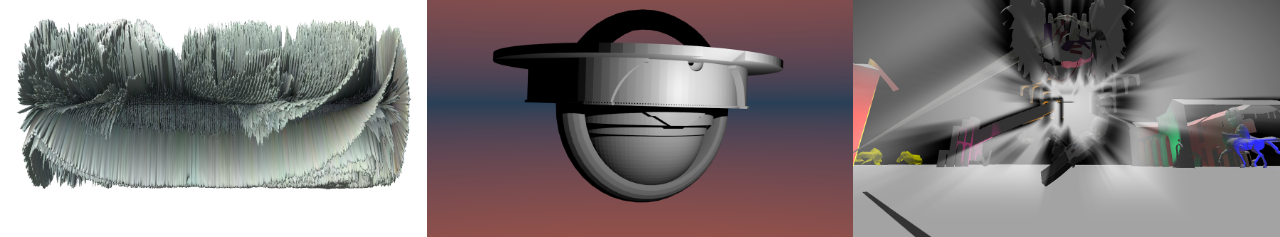
<file: pages/meandyou.html>
<html>
  <head>
    <title>&¬</title>
    <meta charset="utf-8">
    <link href='http://fonts.googleapis.com/css?family=Open+Sans:400,300italic,700,400italic' rel='stylesheet' type='text/css'>
    <link rel="stylesheet" type="text/css" href="../css/style.css">
  
  </head>
  <body>
    <div class="main-image">
      <img src="../imgs/meandyou/meandyou1.png" alt="meandyou" />
    </div>
    
    <article class="descr content">
      <p id="back-link"><a href="../index.html" title="">&not;</a></p>
      <h1>Me&You</h1>
      <h2>An art game experiment</h2>
      <p id="normal">
      Made in five days from start to finish. It's about co-dependence, cooperation, and co-habitation.
      </p>

      <p id="italic">  
      <a href="http://files.alexmyers.info/notgames/MeandYou/index.html" target="_blank">PLAY IT HERE</a> or on <a href="http://www.kongregate.com/games/aandnota/me-you" target="_blank">KONGREGATE</a>
      </p>
    </article>

    <div class="main-image">
      <img src="../imgs/meandyou/meandyou2.png" alt="land" />
    </div>

    <div class="main-image">
      <img src="../imgs/meandyou/meandyou3.png" alt="land" />
    </div>
    
    <ul class="works">
      <li id="notio">
        <a href="../pages/notio.html" title=""><img src="../imgs/notio/notio2.png" alt=""></a>
      </li>
      <li id="godardit">
        <a href="../pages/godardit.html" title=""><img src="../imgs/godardit/godard1.png" alt="">
      </li></a>
      <li id="rawertunes">
        <a href="../pages/rawer.html" title=""><img src="../imgs/raw/raw1.png" alt=""></a>
      </li>
      <li id="eat">
        <a href="../pages/eat.html" title=""><img src="../imgs/eat/eat1.png" alt=""></a>
      </li>
      <li id="yhbb">
        <a href="../pages/yhbb.html" title=""><img src="../imgs/yhbb/yhbb1.png" alt=""></a>
      </li>
      <li id="death">
        <a href="../pages/death.html" title=""><img src="../imgs/death/death1.png" alt=""></a>
      </li>
       <li id="landscapes">
        <a href="../pages/land.html" title=""><img src="../imgs/land/land1.jpg" alt=""></a>
      </li>
      <li id="000">
        <a href="../pages/000.html" title=""><img src="../imgs/000/000-1.png" alt=""></a>
      </li>
      <li id="wtwcnr">
        <a href="../pages/wtwcnr.html" title=""><img src="../imgs/wtwcnr/wtwcnr1.jpg" alt=""></a>
      </li>
    </ul>


  </body>
</html>
</file>
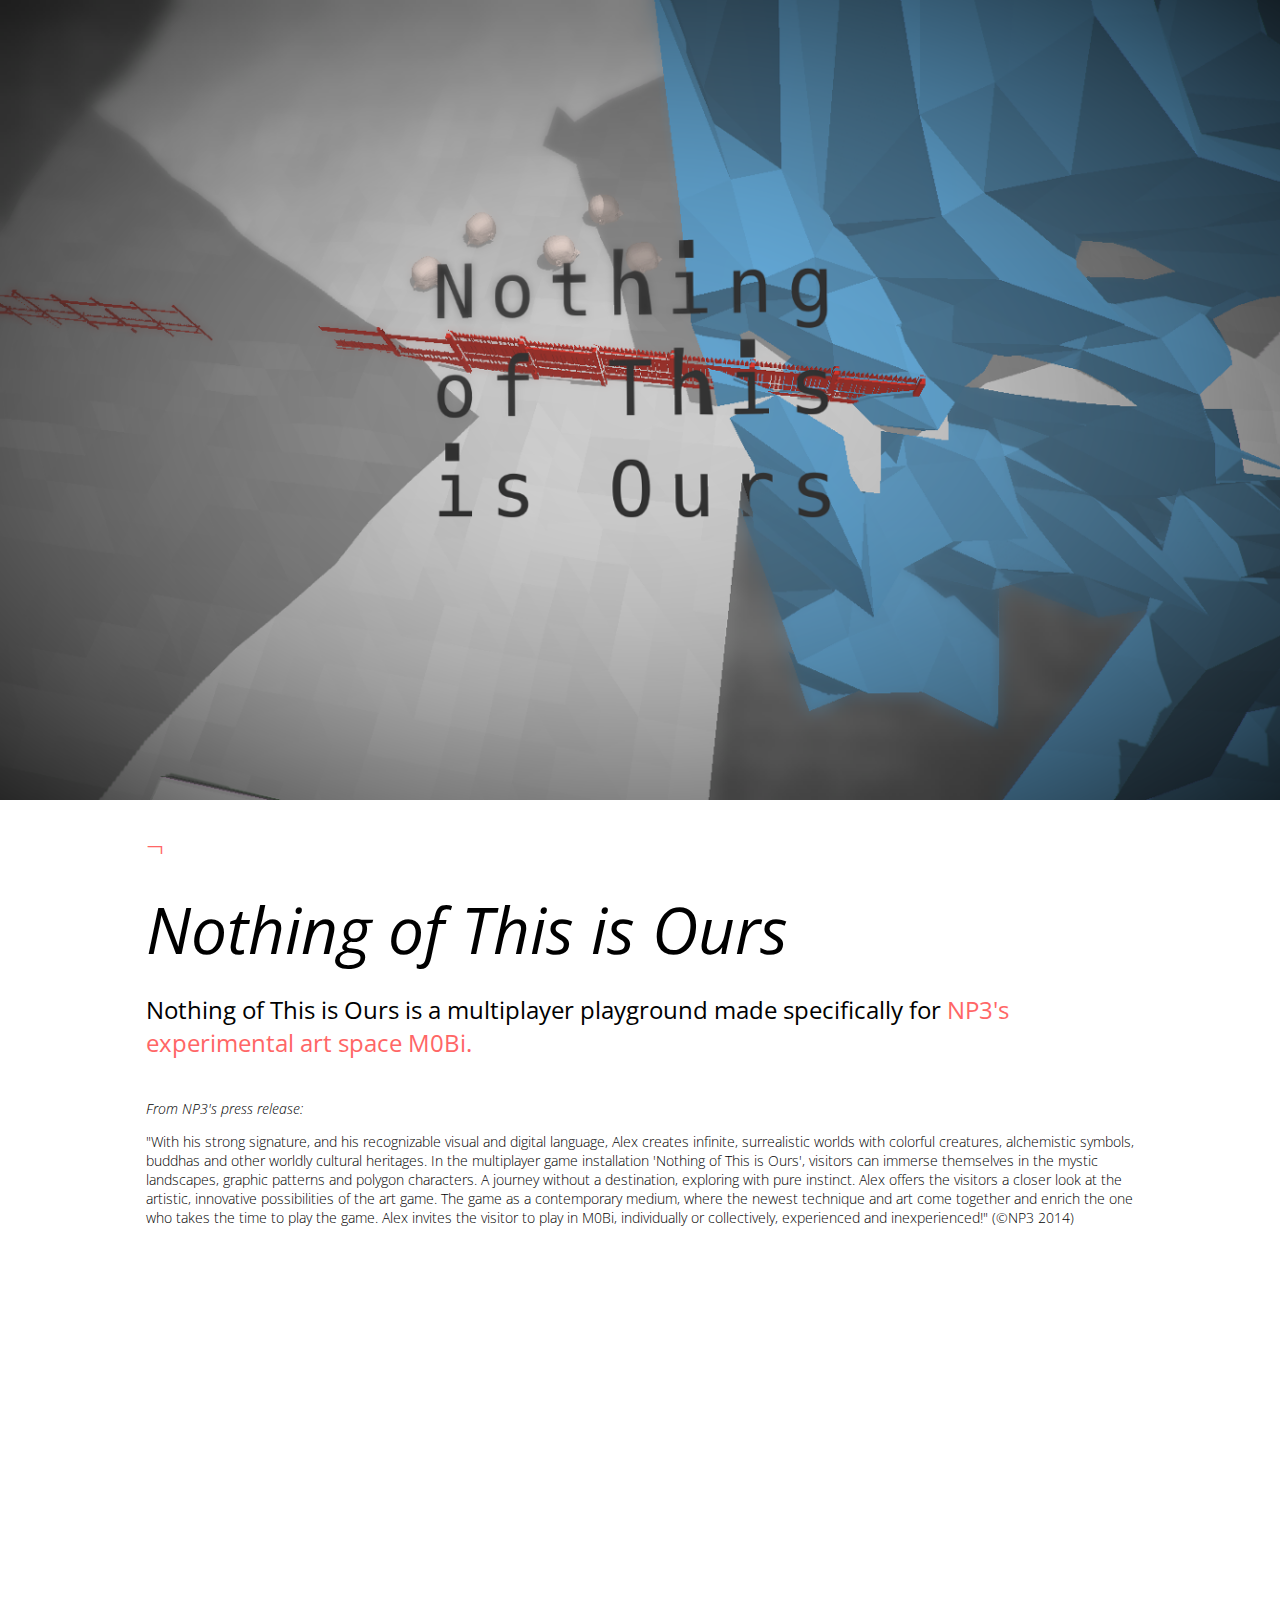
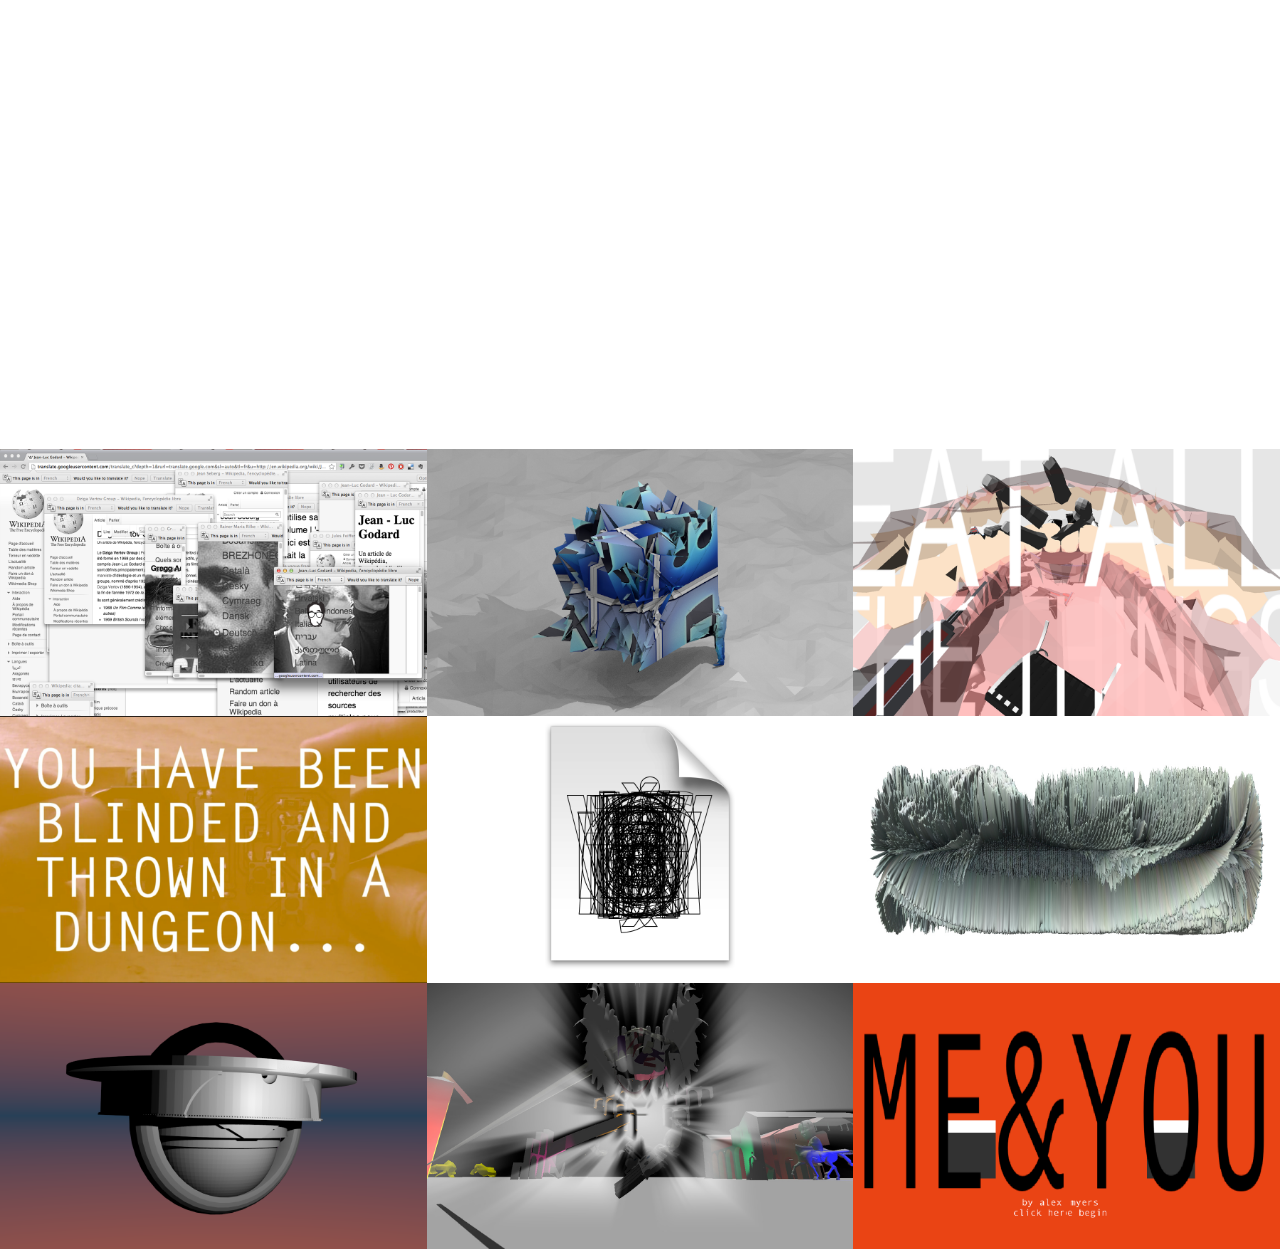
<file: pages/notio.html>
<html>
  <head>
    <title>&¬</title>
    <meta charset="utf-8">
    <link href='http://fonts.googleapis.com/css?family=Open+Sans:400,300italic,700,400italic' rel='stylesheet' type='text/css'>
    <link rel="stylesheet" type="text/css" href="../css/style.css">
    
  </head>
  <body>
    <div class="main-image">
      <img src="../imgs/notio/notio1.png" alt="Nothing of This is Ours - Image 1" />
    </div>
    <article class="descr content">
      <p id="back-link"><a href="../index.html" title="">&not;</a></p>
      <h1>Nothing of This is Ours</h1>
      <h2>Nothing of This is Ours is a multiplayer playground made specifically for <a href="http://www.np3.nu/?p=146">NP3's experimental art space M0Bi.</a></h2>
      <p id="italic">
        From NP3's press release:
      </p>
      <p id="normal">
        "With his strong signature, and his recognizable visual and digital language, Alex creates infinite, surrealistic worlds with colorful creatures, alchemistic symbols, buddhas and other worldly cultural heritages. In the multiplayer game installation 'Nothing of This is Ours', visitors can immerse themselves in the mystic landscapes, graphic patterns and polygon characters. A journey without a destination, exploring with pure instinct. Alex offers the visitors a closer look at the artistic, innovative possibilities of the art game. The game as a contemporary medium, where the newest technique and art come together and enrich the one who takes the time to play the game. Alex invites the visitor to play in M0Bi, individually or collectively, experienced and inexperienced!" (©NP3 2014)
      </p>
    </article>
    <div class="resp-video">
      <iframe src="https://player.vimeo.com/video/111035196?title=0&byline=0&portrait=0" frameborder="0" webkitallowfullscreen mozallowfullscreen allowfullscreen></iframe>
    </div>

    <ul class="works">
      <!-- <li id="notio">
        <a href="../pages/notio.html" title=""><img src="../imgs/notio/notio2.png" alt=""></a>
      </li> -->
      <li id="godardit">
        <a href="../pages/godardit.html" title=""><img src="../imgs/godardit/godard1.png" alt="">
      </li></a>
      <li id="rawertunes">
        <a href="../pages/rawer.html" title=""><img src="../imgs/raw/raw1.png" alt=""></a>
      </li>
      <li id="eat">
        <a href="../pages/eat.html" title=""><img src="../imgs/eat/eat1.png" alt=""></a>
      </li>
      <li id="yhbb">
        <a href="../pages/yhbb.html" title=""><img src="../imgs/yhbb/yhbb1.png" alt=""></a>
      </li>
      <li id="death">
        <a href="../pages/death.html" title=""><img src="../imgs/death/death1.png" alt=""></a>
      </li>
      <li id="landscapes">
        <a href="../pages/land.html" title=""><img src="../imgs/land/land1.jpg" alt=""></a>
      </li>
      <li id="000">
        <a href="../pages/000.html" title=""><img src="../imgs/000/000-1.png" alt=""></a>
      </li>
      <li id="wtwcnr">
        <a href="../pages/wtwcnr.html" title=""><img src="../imgs/wtwcnr/wtwcnr1.jpg" alt=""></a>
      </li>
      <li id="meandyou">
        <a href="../pages/meandyou.html" title=""><img src="../imgs/meandyou/meandyou1.png" alt=""></a>
      </li>
    </ul>

  </body>
</html>
</file>
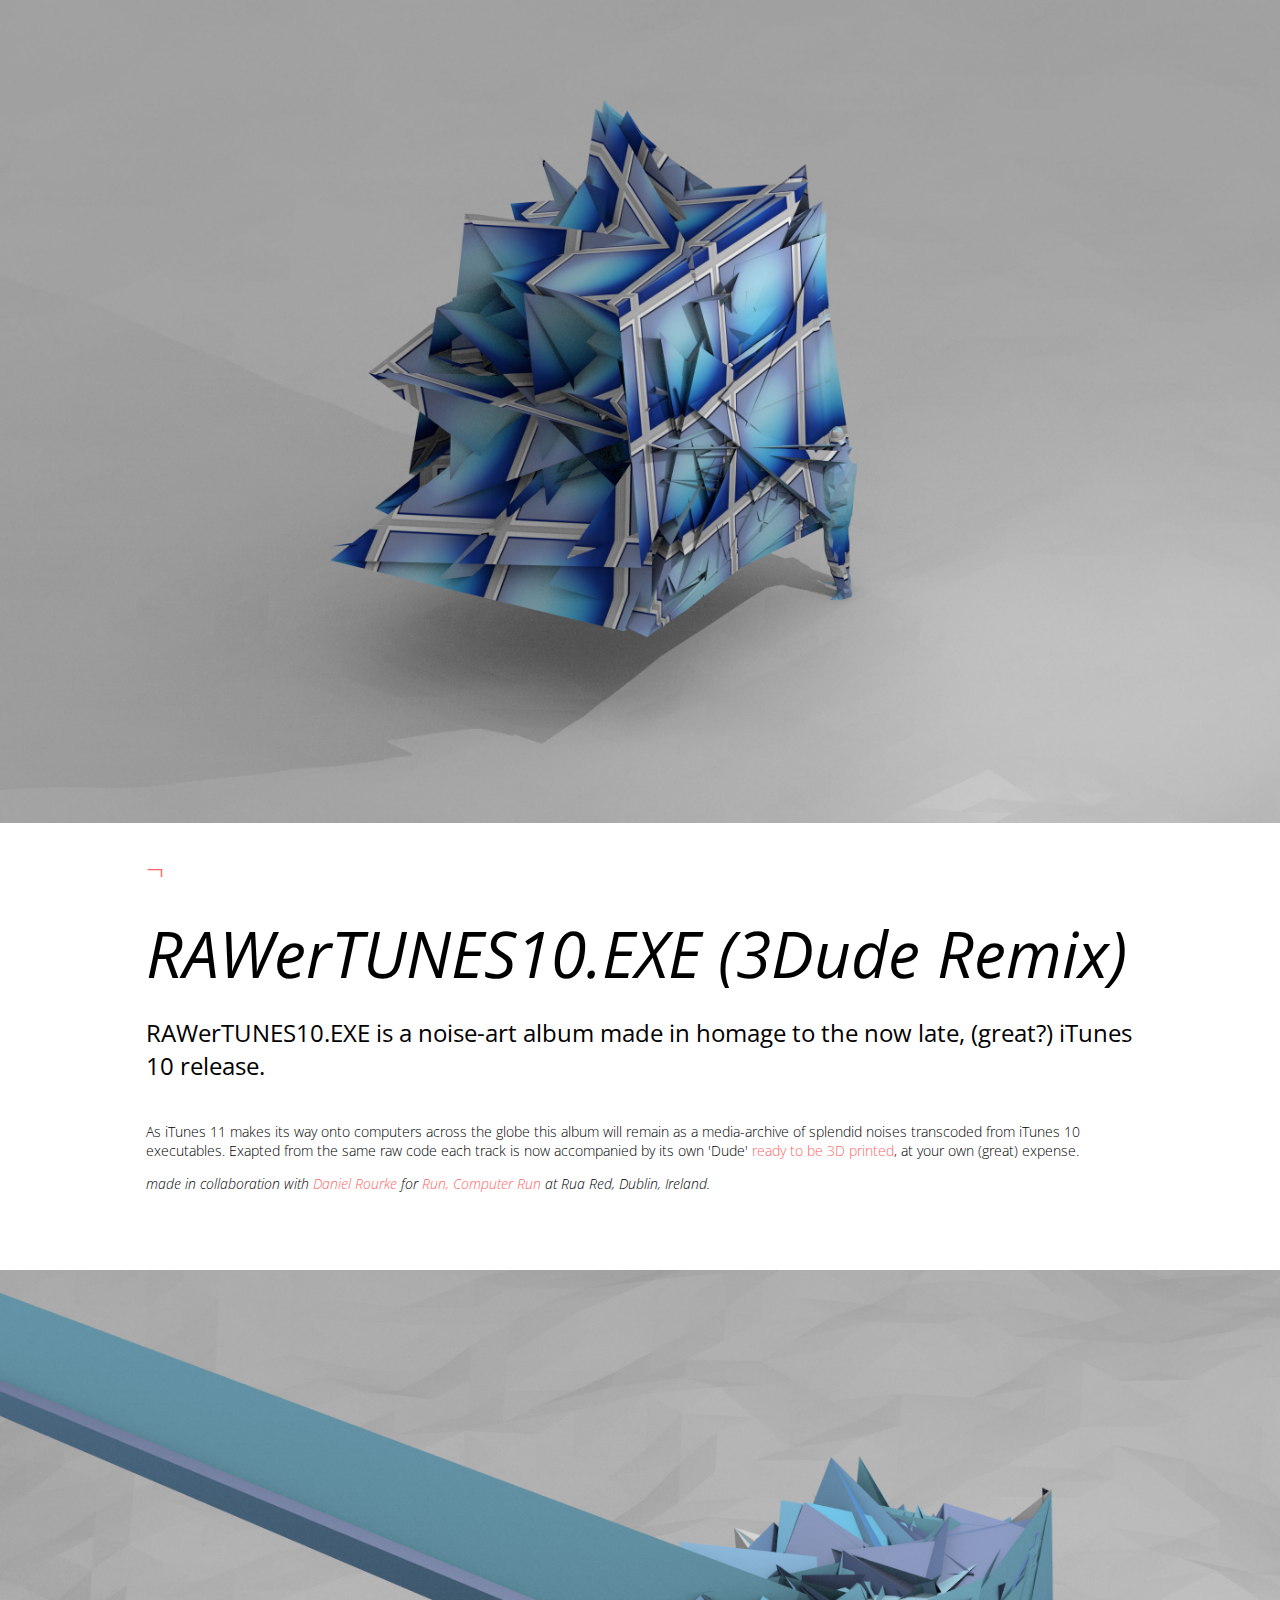
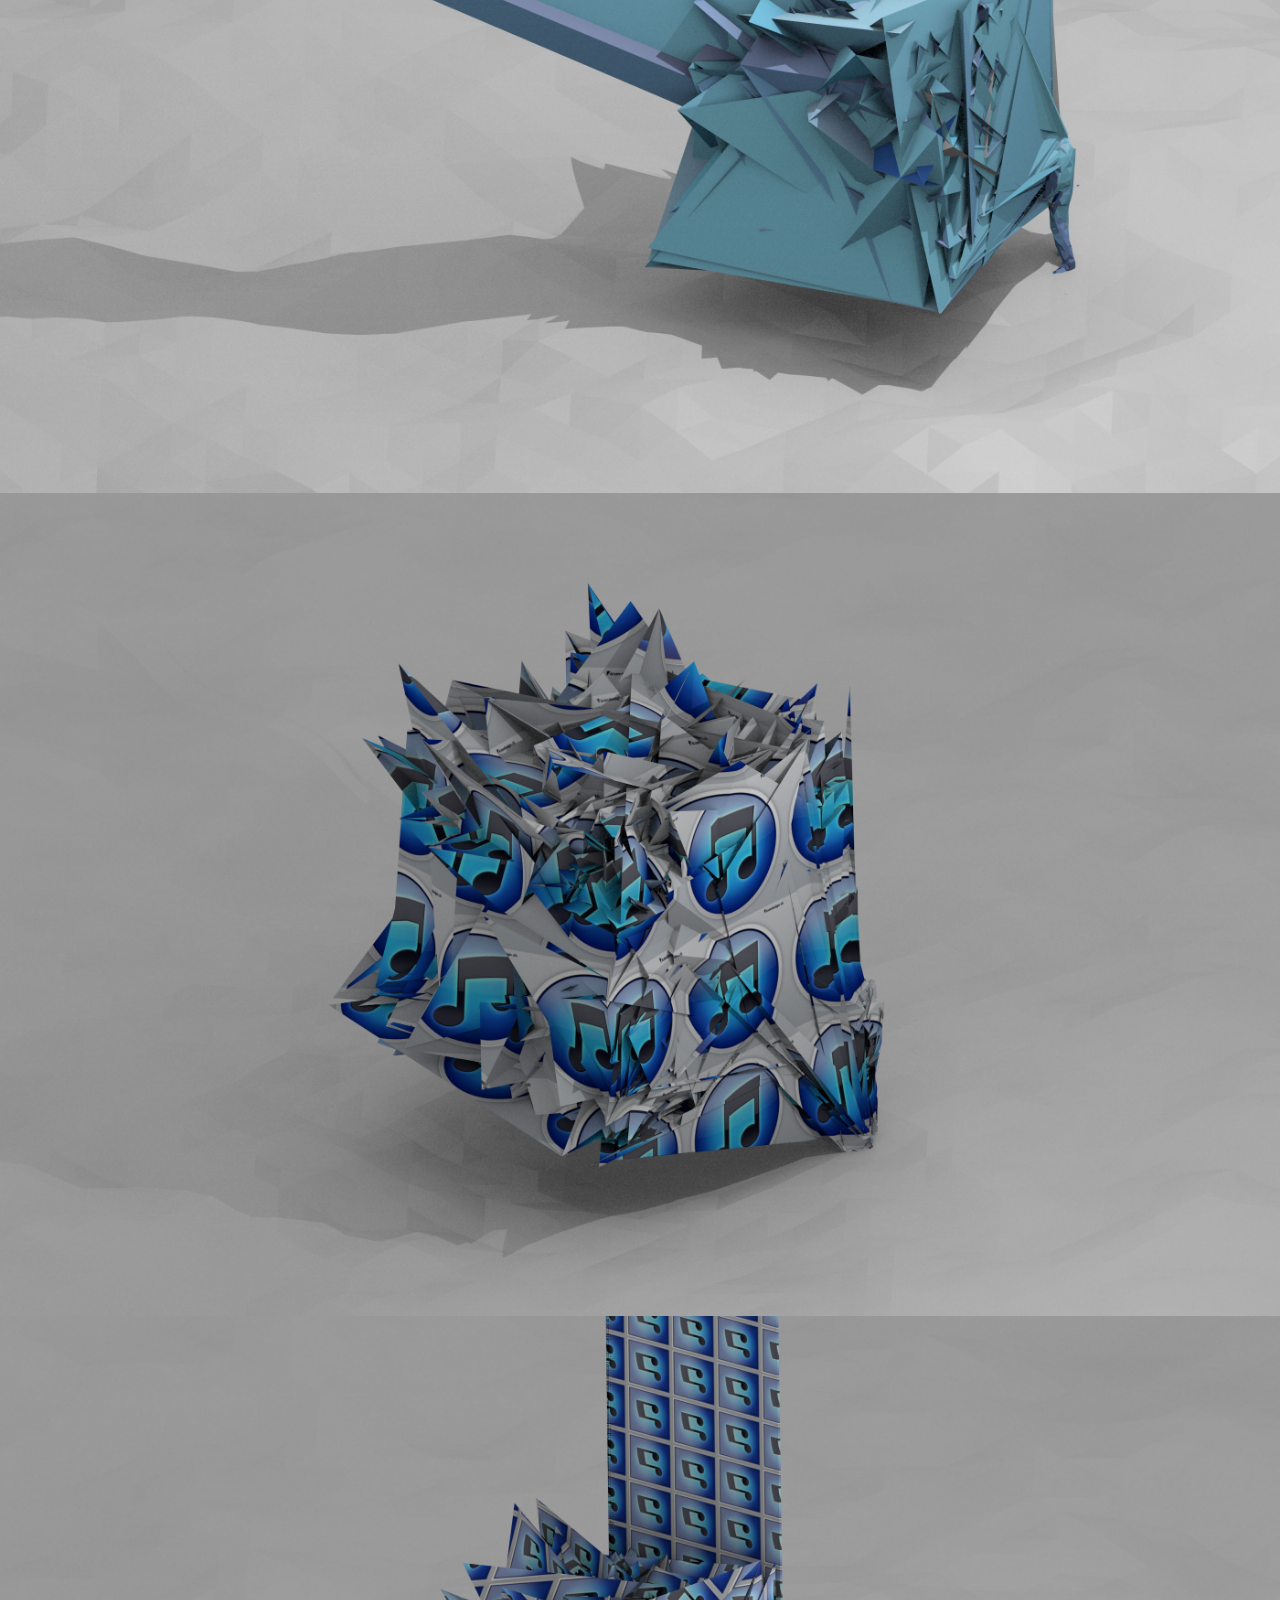
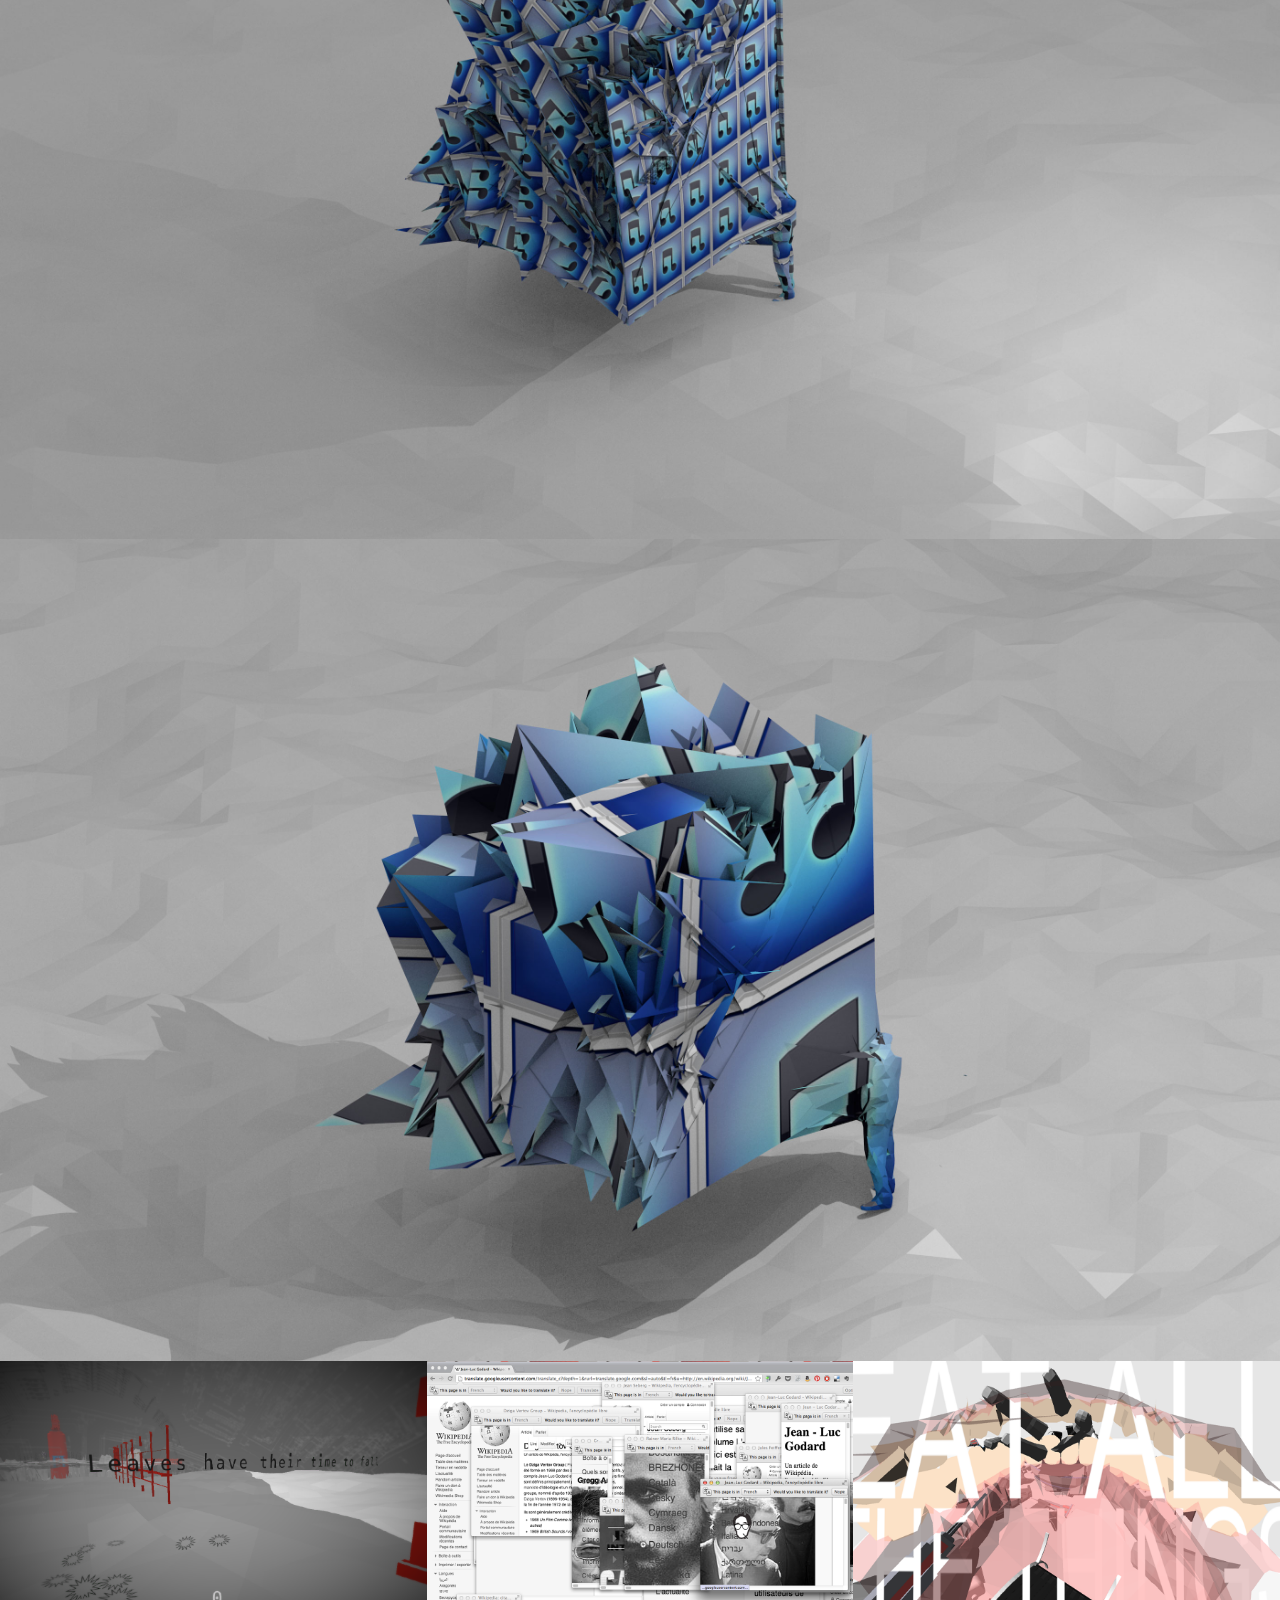
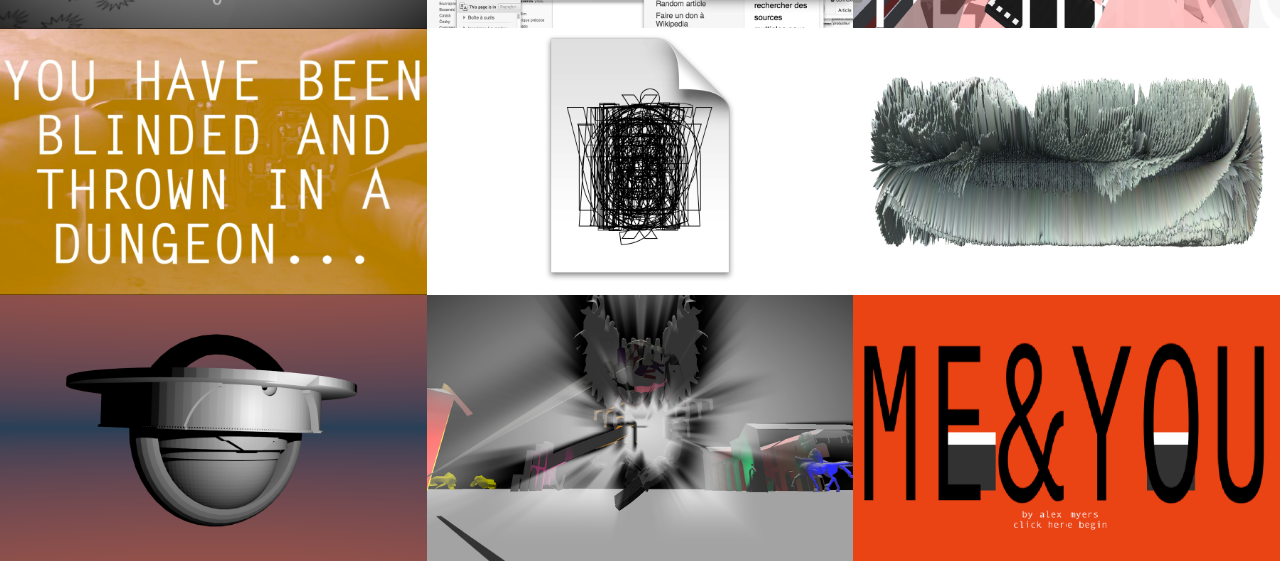
<file: pages/rawer.html>
<html>
  <head>
    <title>&¬</title>
    <meta charset="utf-8">
    <link href='http://fonts.googleapis.com/css?family=Open+Sans:400,300italic,700,400italic' rel='stylesheet' type='text/css'>
    <link rel="stylesheet" type="text/css" href="../css/style.css">

  </head>
  <body>
    <div class="main-image">
      <img src="../imgs/raw/raw2.jpg" alt="RAWerTUNES10.EXE (3Dude Remix)" />
    </div>
    <article class="descr content">
      <p id="back-link"><a href="../index.html" title="">&not;</a></p>
      <h1>RAWerTUNES10.EXE (3Dude Remix)</h1>
      <h2>RAWerTUNES10.EXE is a noise-art album made in homage to the now late, (great?) iTunes 10 release.</h2>
      <p id="normal">
      As iTunes 11 makes its way onto computers across the globe this album will remain as a media-archive of splendid noises transcoded from iTunes 10 executables. Exapted from the same raw code each track is now accompanied by its own 'Dude' <a href="http://files.alexmyers.info/misc/STLs.zip" target="_blank">ready to be 3D printed</a>, at your own (great) expense.
      </p>
      <p id="italic">
        made in collaboration with <a href="http://machinemachine.net/" target="_blank">Daniel Rourke</a> for <a href="http://runcomputerrun.com/" target="_blank">Run, Computer Run</a> at Rua Red, Dublin, Ireland.
      </p>
    </article>

    <div class="main-image">
      <img src="../imgs/raw/raw3.jpg" alt="RAWerTUNES10.EXE (3Dude Remix)" />
    </div>

    <div class="main-image">
      <img src="../imgs/raw/raw4.jpg" alt="RAWerTUNES10.EXE (3Dude Remix)" />
    </div>

    <div class="main-image">
      <img src="../imgs/raw/raw5.jpg" alt="RAWerTUNES10.EXE (3Dude Remix)" />
    </div>

    <div class="main-image">
      <img src="../imgs/raw/raw6.jpg" alt="RAWerTUNES10.EXE (3Dude Remix)" />
    </div>
    
    <ul class="works">
      <li id="notio">
        <a href="../pages/notio.html" title=""><img src="../imgs/notio/notio2.png" alt=""></a>
      </li>
      <li id="godardit">
        <a href="../pages/godardit.html" title=""><img src="../imgs/godardit/godard1.png" alt="">
      </li></a>
     <!--  <li id="rawertunes">
        <a href="../pages/rawer.html" title=""><img src="../imgs/raw/raw1.png" alt=""></a>
      </li> -->
      <li id="eat">
        <a href="../pages/eat.html" title=""><img src="../imgs/eat/eat1.png" alt=""></a>
      </li>
      <li id="yhbb">
        <a href="../pages/yhbb.html" title=""><img src="../imgs/yhbb/yhbb1.png" alt=""></a>
      </li>
      <li id="death">
        <a href="../pages/death.html" title=""><img src="../imgs/death/death1.png" alt=""></a>
      </li>
       <li id="landscapes">
        <a href="../pages/land.html" title=""><img src="../imgs/land/land1.jpg" alt=""></a>
      </li>
      <li id="000">
        <a href="../pages/000.html" title=""><img src="../imgs/000/000-1.png" alt=""></a>
      </li>
      <li id="wtwcnr">
        <a href="../pages/wtwcnr.html" title=""><img src="../imgs/wtwcnr/wtwcnr1.jpg" alt=""></a>
      </li>
      <li id="meandyou">
        <a href="../pages/meandyou.html" title=""><img src="../imgs/meandyou/meandyou1.png" alt=""></a>
      </li>
    </ul>


  </body>
</html>
</file>
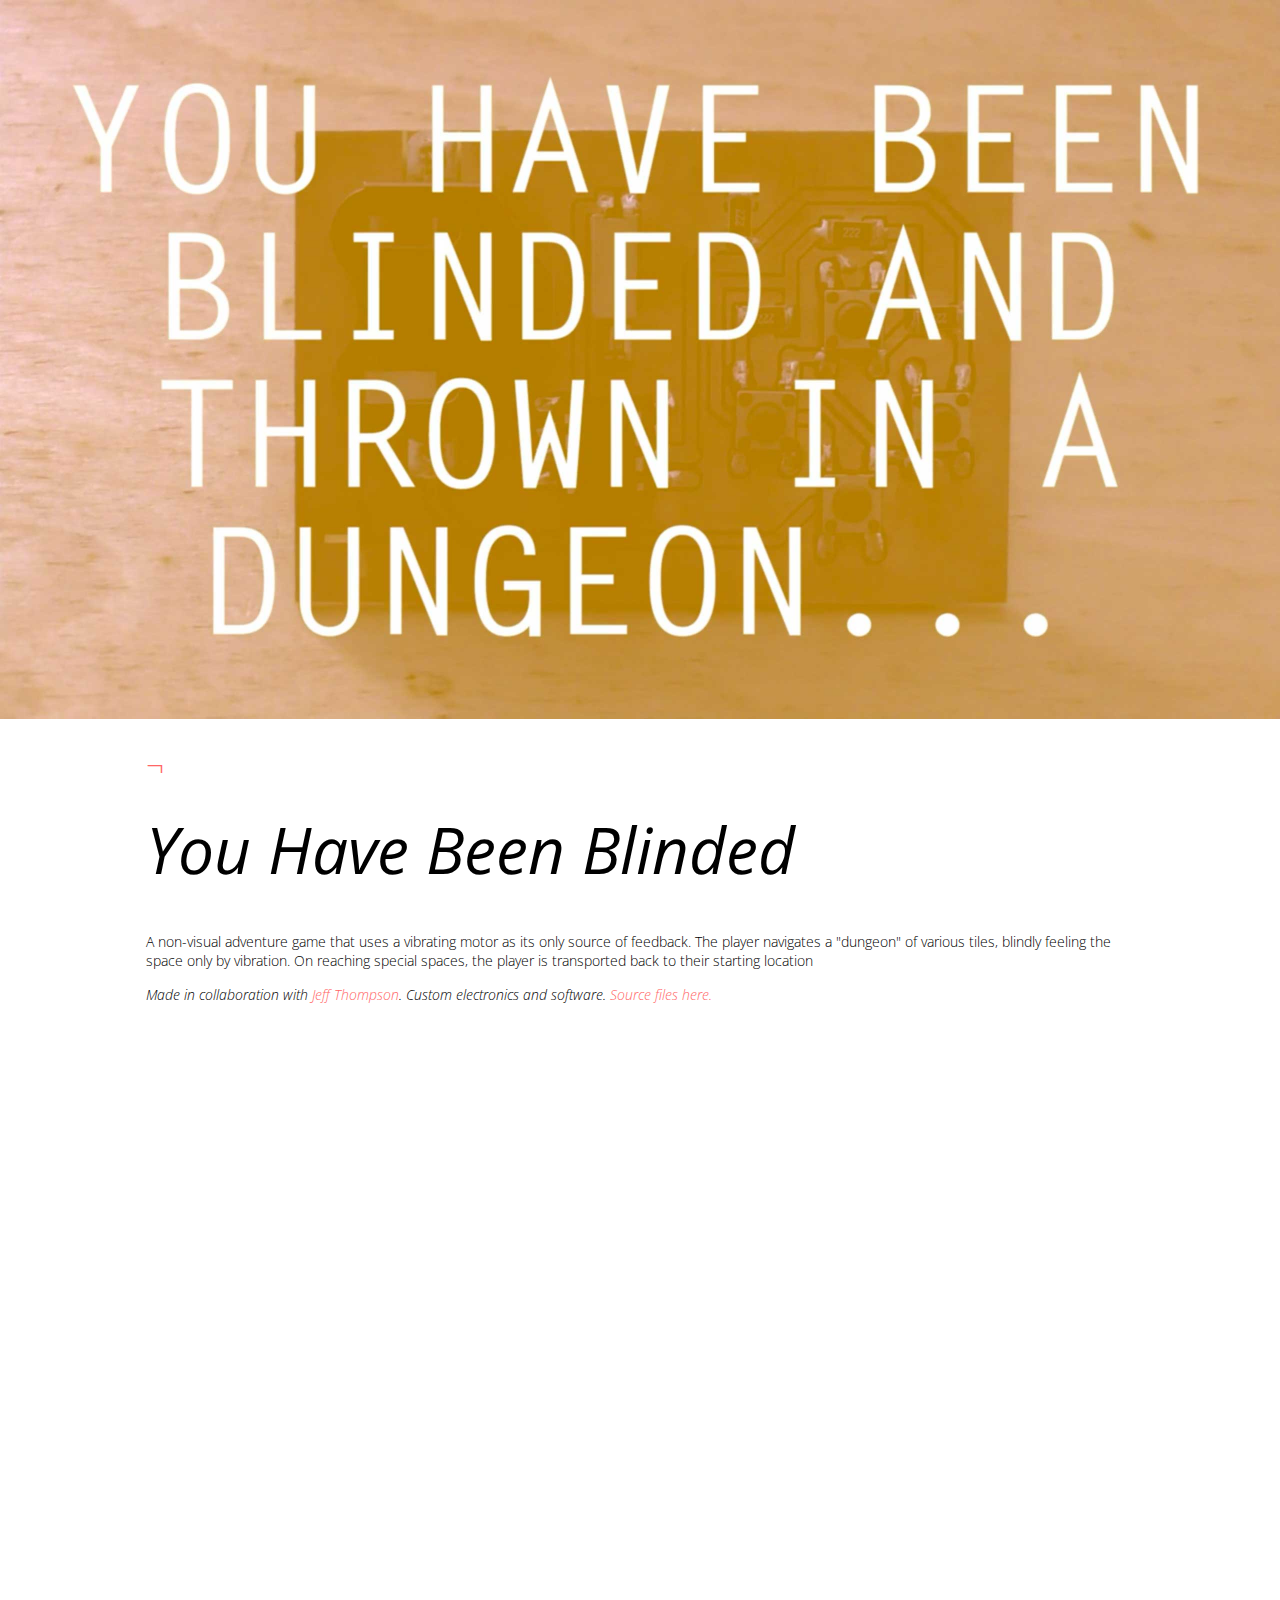
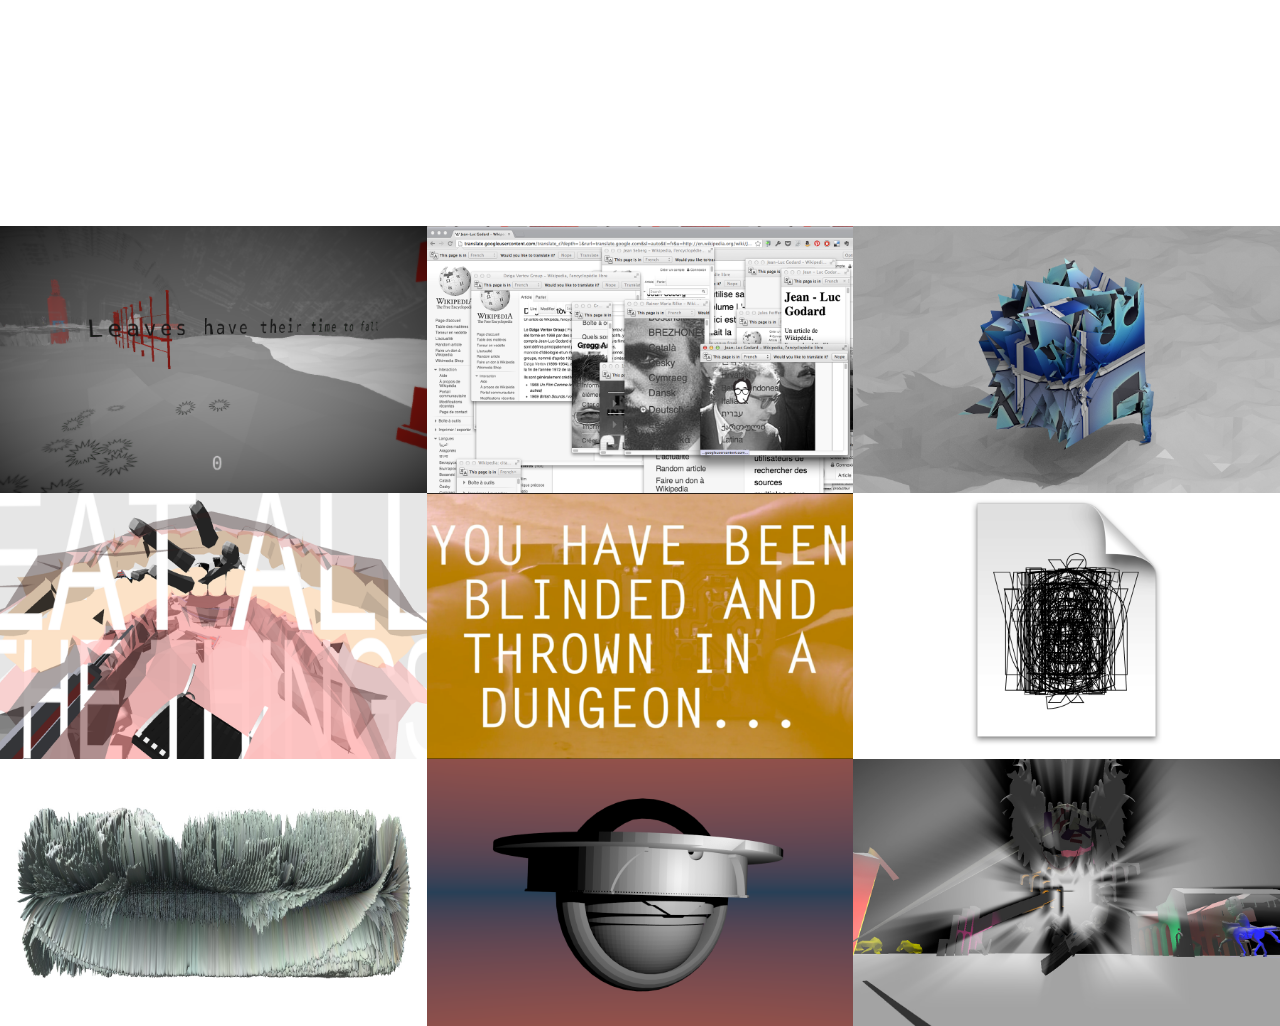
<file: pages/yhbb.html>
<html>
  <head>
    <title>&¬</title>
    <meta charset="utf-8">
    <link href='http://fonts.googleapis.com/css?family=Open+Sans:400,300italic,700,400italic' rel='stylesheet' type='text/css'>
    <link rel="stylesheet" type="text/css" href="../css/style.css">
    
  </head>
  <body>
    <div class="main-image">
      <img src="../imgs/yhbb/yhbb2.jpg" alt="yhbb" />
    </div>
    <article class="descr content">
      <p id="back-link"><a href="../index.html" title="">&not;</a></p>
      <h1>You Have Been Blinded</h1>
      <h2></h2>
      <p id="normal">
      A non-visual adventure game that uses a vibrating motor as its only source of feedback. The player navigates a "dungeon" of various tiles, blindly feeling the space only by vibration. On reaching special spaces, the player is transported back to their starting location
      </p>
      <p id="italic">
      Made in collaboration with <a href="http://jeffreythompson.org/you-have-been-blinded-and-thrown-in-a-dungeon.php" target="_blank">Jeff Thompson</a>. Custom electronics and software. <a href="https://github.com/jeffThompson/GamesPlusPlusBadge" target="_blank">Source files here.</a>
      </p>
    </article>

    <div class="resp-video">
     <iframe src="https://player.vimeo.com/video/53818644?color=ffffff&portrait=0" frameborder="0" webkitallowfullscreen mozallowfullscreen allowfullscreen></iframe>
    </div>

    <ul class="works">
      <li id="notio">
        <a href="../pages/notio.html" title=""><img src="../imgs/notio/notio2.png" alt=""></a>
      </li>
      <li id="godardit">
        <a href="../pages/godardit.html" title=""><img src="../imgs/godardit/godard1.png" alt="">
      </li></a>
      <li id="rawertunes">
        <a href="../pages/rawer.html" title=""><img src="../imgs/raw/raw1.png" alt=""></a>
      </li>
      <li id="eat">
        <a href="../pages/eat.html" title=""><img src="../imgs/eat/eat1.png" alt=""></a>
      </li>
      <li id="yhbb">
        <a href="../pages/yhbb.html" title=""><img src="../imgs/yhbb/yhbb1.png" alt=""></a>
      </li>
      <li id="death">
        <a href="../pages/death.html" title=""><img src="../imgs/death/death1.png" alt=""></a>
      </li>
       <li id="landscapes">
        <a href="../pages/land.html" title=""><img src="../imgs/land/land1.jpg" alt=""></a>
      </li>
      <li id="000">
        <a href="../pages/000.html" title=""><img src="../imgs/000/000-1.png" alt=""></a>
      </li>
      <li id="wtwcnr">
        <a href="../pages/wtwcnr.html" title=""><img src="../imgs/wtwcnr/wtwcnr1.jpg" alt=""></a>
      </li>
    </ul>


  </body>
</html>
</file>
<file: css/style.css>
html, body, section, article, div, img, ul, li, h1, h2, a{
	margin: 0 auto;
	padding: 0;
	list-style-type: none;
	font-family: "Open Sans", sans-serif;
	text-decoration: none;
}

a {
	color: #FF6666;
	height: 0;
}

.main-image{
	width: 100%;
}

.main-image img{
	width: 100%;

}

article{
	padding-top: 1.5em;
	padding-bottom: 1.5em;
}

.content{
	max-width: 50em;
	margin: 0 auto;

}

.descr {
	max-width: 61.75em;
	padding-left:.5em;
	padding-right: .5em;
	margin-bottom: 3%;
}

.descr>h1{
	font-weight: 400;
	font-style: italic;
	font-size: 4em;	
	margin: 2% auto;
}

.descr>h2{
	font-weight: 400;
	margin-bottom: 4%;
}

.descr>p{
	font-weight: 300;
	font-size: .9em;
}

#back-link{
	font-size: 2em;
	margin: 0;
}

#italic{
	font-style: italic;
}

blockquote{
	font-weight: 400;
	font-style: italic;
	text-indent: 10% each-line;	
	padding-bottom: 1.1em;
}

.resp-video{
	padding-bottom: 56.25%;
	padding-top: 2%;
	height: 0;
	width: 100%;
	overflow: hidden;
	position: relative;
}

.resp-video>iframe{
	width: 100%;
	height: 100%;
	top: 0;
	left: 0;
	position: absolute;
}

.works>li{
	width: 100%;
	display: inline-block;
}

.works>li>a{
	width:100%;
}

.works>li>a>img{
	max-width: 100%;
	vertical-align: bottom;
}

.projects{
	padding-left: 1.5em;
}


@media (min-width: 600px) {
	.works>li{
		max-width: 33.33333%;
		float: left;
	}
}
</file>
